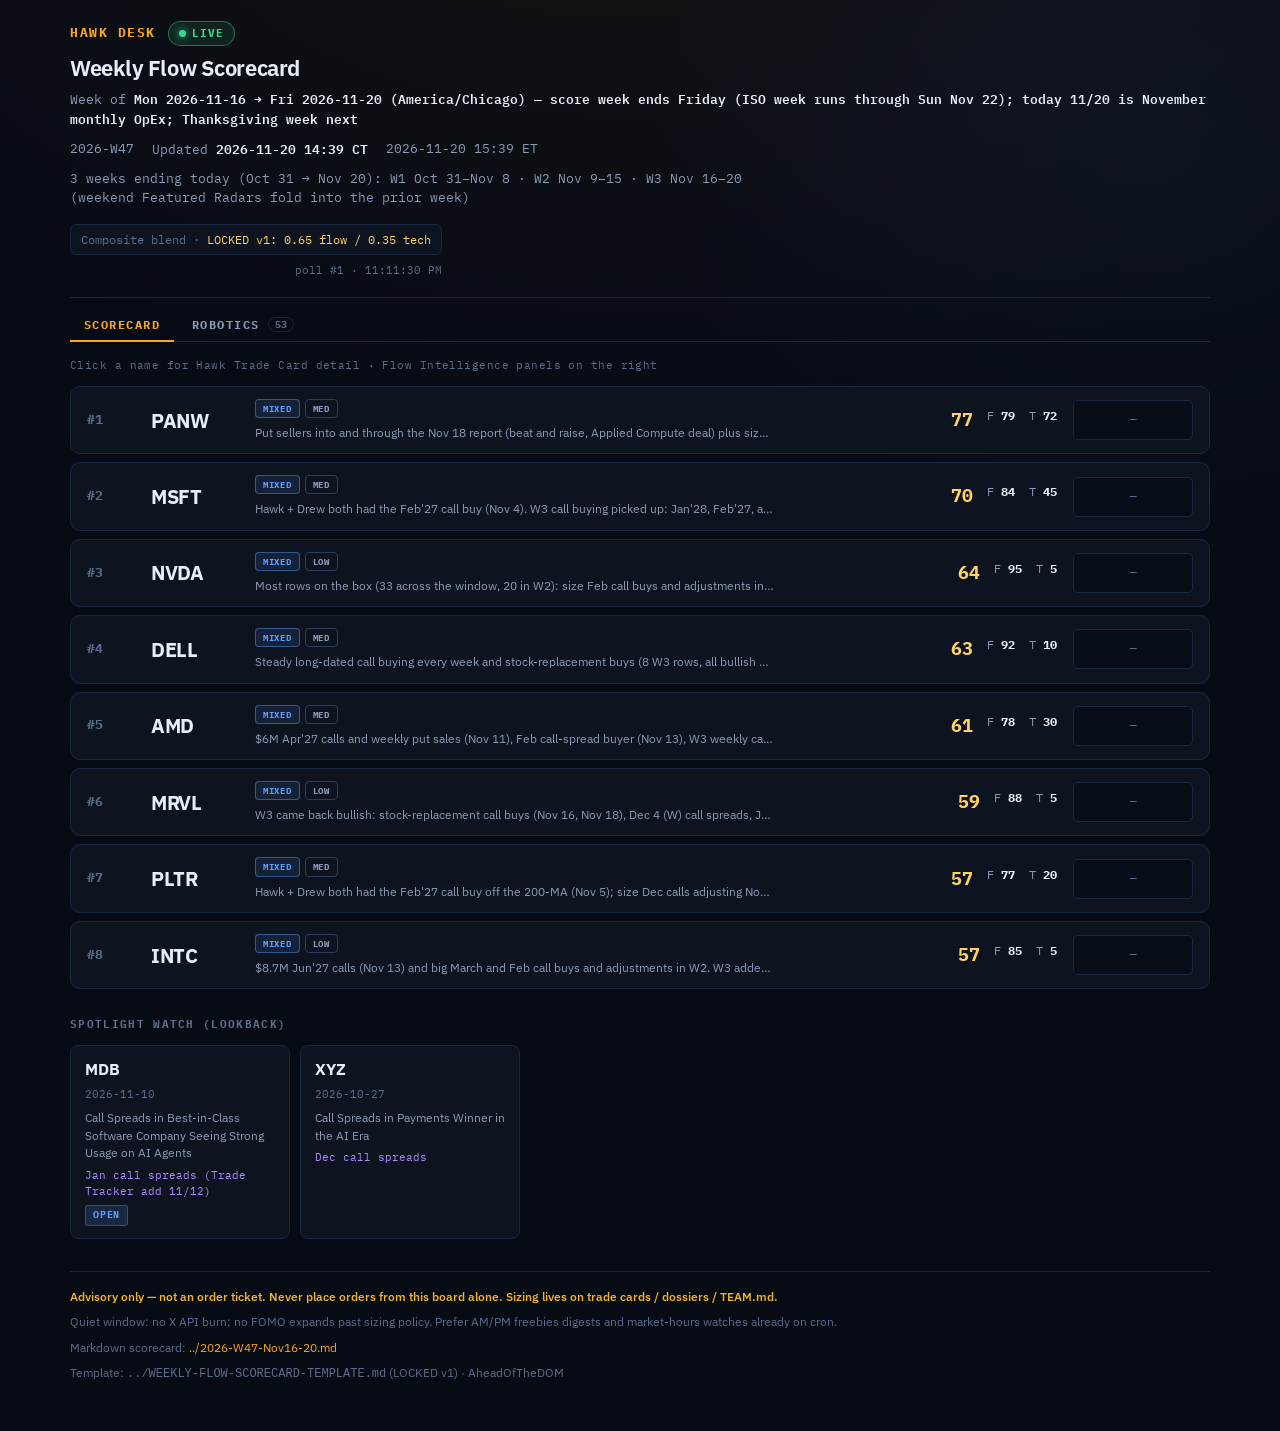
<file: index.html>
<!DOCTYPE html>
<html lang="en">
<head>
  <meta charset="utf-8" />
  <meta name="viewport" content="width=device-width, initial-scale=1" />
  <title>Flow Scorecard · AheadOfTheDOM</title>
  <link rel="preconnect" href="https://fonts.googleapis.com" />
  <link rel="preconnect" href="https://fonts.gstatic.com" crossorigin />
  <link href="https://fonts.googleapis.com/css2?family=IBM+Plex+Mono:wght@400;500;600;700&family=IBM+Plex+Sans:wght@400;500;600;700&display=swap" rel="stylesheet" />
  <link rel="stylesheet" href="styles.css?v=robotics1" />
</head>
<body>
  <div class="wrap">
    <header class="header">
      <div class="brand">
        <div class="brand-row">
          <span class="logo">Hawk Desk</span>
          <div id="brand-badges"></div>
        </div>
        <h1 class="title">Weekly Flow Scorecard</h1>
        <div class="meta">
          <span>Week of <strong id="week-of">—</strong></span>
          <span id="iso-week"></span>
          <span>Updated <strong id="last-updated">—</strong></span>
          <span id="last-updated-et"></span>
        </div>
        <div class="meta" style="margin-top:4px">
          <span id="lookback" style="max-width:720px"></span>
        </div>
      </div>
      <div class="header-right">
        <div class="blend-note" id="blend-note">Composite blend · <em>LOCKED v1: 0.65 flow / 0.35 tech</em></div>
        <div class="poll-status" id="poll-status">polling…</div>
      </div>
    </header>

    <nav class="tabs" role="tablist" aria-label="Dashboard views">
      <button type="button" class="tab active" role="tab" id="tab-btn-scorecard" data-tab="scorecard" aria-controls="tab-scorecard" aria-selected="true">Scorecard</button>
      <button type="button" class="tab" role="tab" id="tab-btn-robotics" data-tab="robotics" aria-controls="tab-robotics" aria-selected="false">Robotics <span class="tab-count" id="robotics-count"></span></button>
    </nav>

    <section id="tab-scorecard" class="tab-pane" role="tabpanel" aria-labelledby="tab-btn-scorecard">
      <p class="hint">Click a name for Hawk Trade Card detail · Flow Intelligence panels on the right</p>
      <main id="grid" class="board-list"></main>
      <div id="watch-section"></div>
    </section>

    <section id="tab-robotics" class="tab-pane" role="tabpanel" aria-labelledby="tab-btn-robotics" hidden>
      <div id="robotics-root"><div class="empty">Loading robotics.json…</div></div>
    </section>

    <footer class="footer">
      <p class="advisory" id="advisory">Advisory only — not an order ticket.</p>
      <p id="quiet"></p>
      <p>Markdown scorecard: <a id="md-link" href="#">—</a></p>
      <p>Template: <code>../WEEKLY-FLOW-SCORECARD-TEMPLATE.md</code> (LOCKED v1) · AheadOfTheDOM</p>
      <details class="gaps" id="gaps" style="display:none">
        <summary>Data gaps (this board)</summary>
        <ul></ul>
      </details>
    </footer>
  </div>

  <!-- Hawk detail overlay -->
  <div id="detail-overlay" class="detail-overlay" hidden>
    <div class="detail-shell" role="dialog" aria-modal="true" aria-labelledby="detail-ticker">
      <div class="detail-topbar">
        <div class="detail-topbar-left">
          <span class="detail-kicker">HAWK TRADE CARD</span>
          <span class="detail-sub">Flow Scorecard · AheadOfTheDOM</span>
        </div>
        <div class="detail-topbar-right">
          <span id="detail-spot-pill" class="spot-pill"></span>
          <button type="button" class="close-btn" id="detail-close" aria-label="Close">×</button>
        </div>
      </div>
      <div class="detail-body">
        <section class="trade-card" id="trade-card"></section>
        <aside class="flow-intel" id="flow-intel"></aside>
      </div>
    </div>
  </div>

  <script src="app.js?v=robotics1"></script>
</body>
</html>
</file>
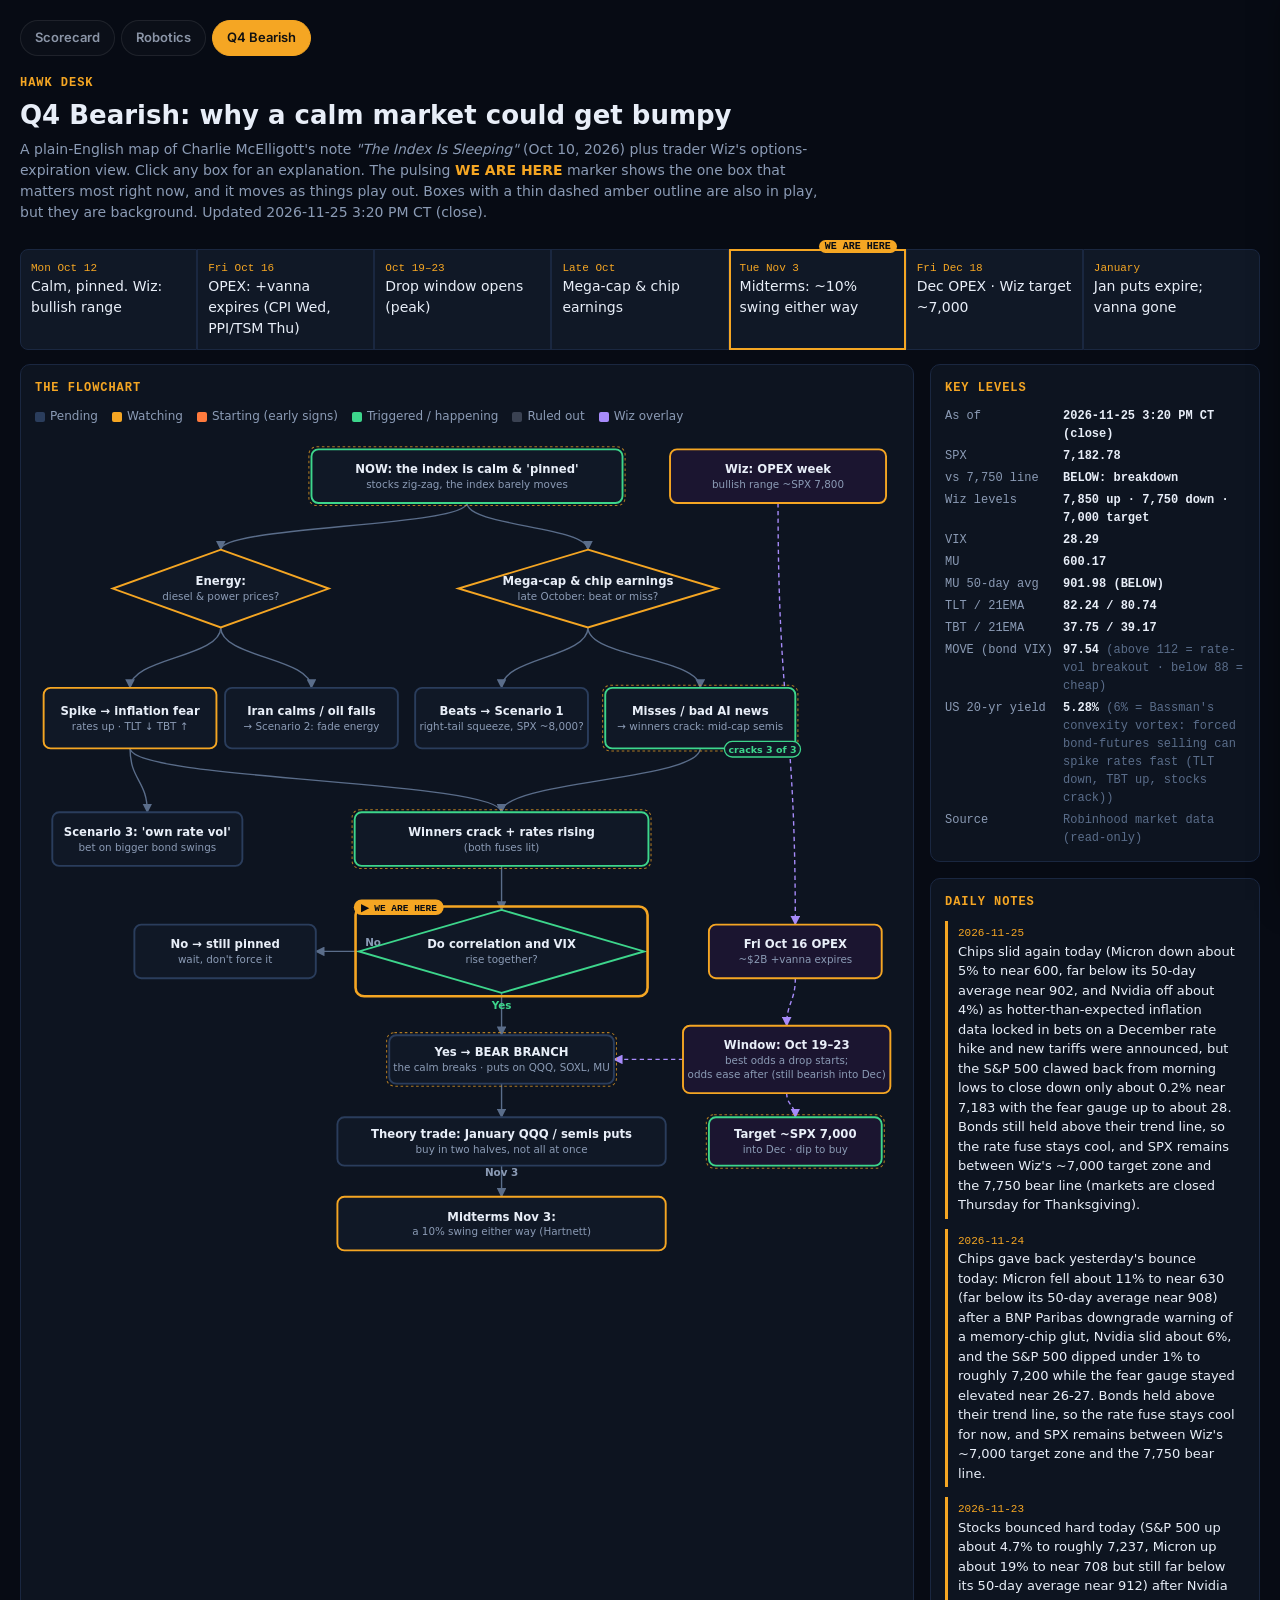
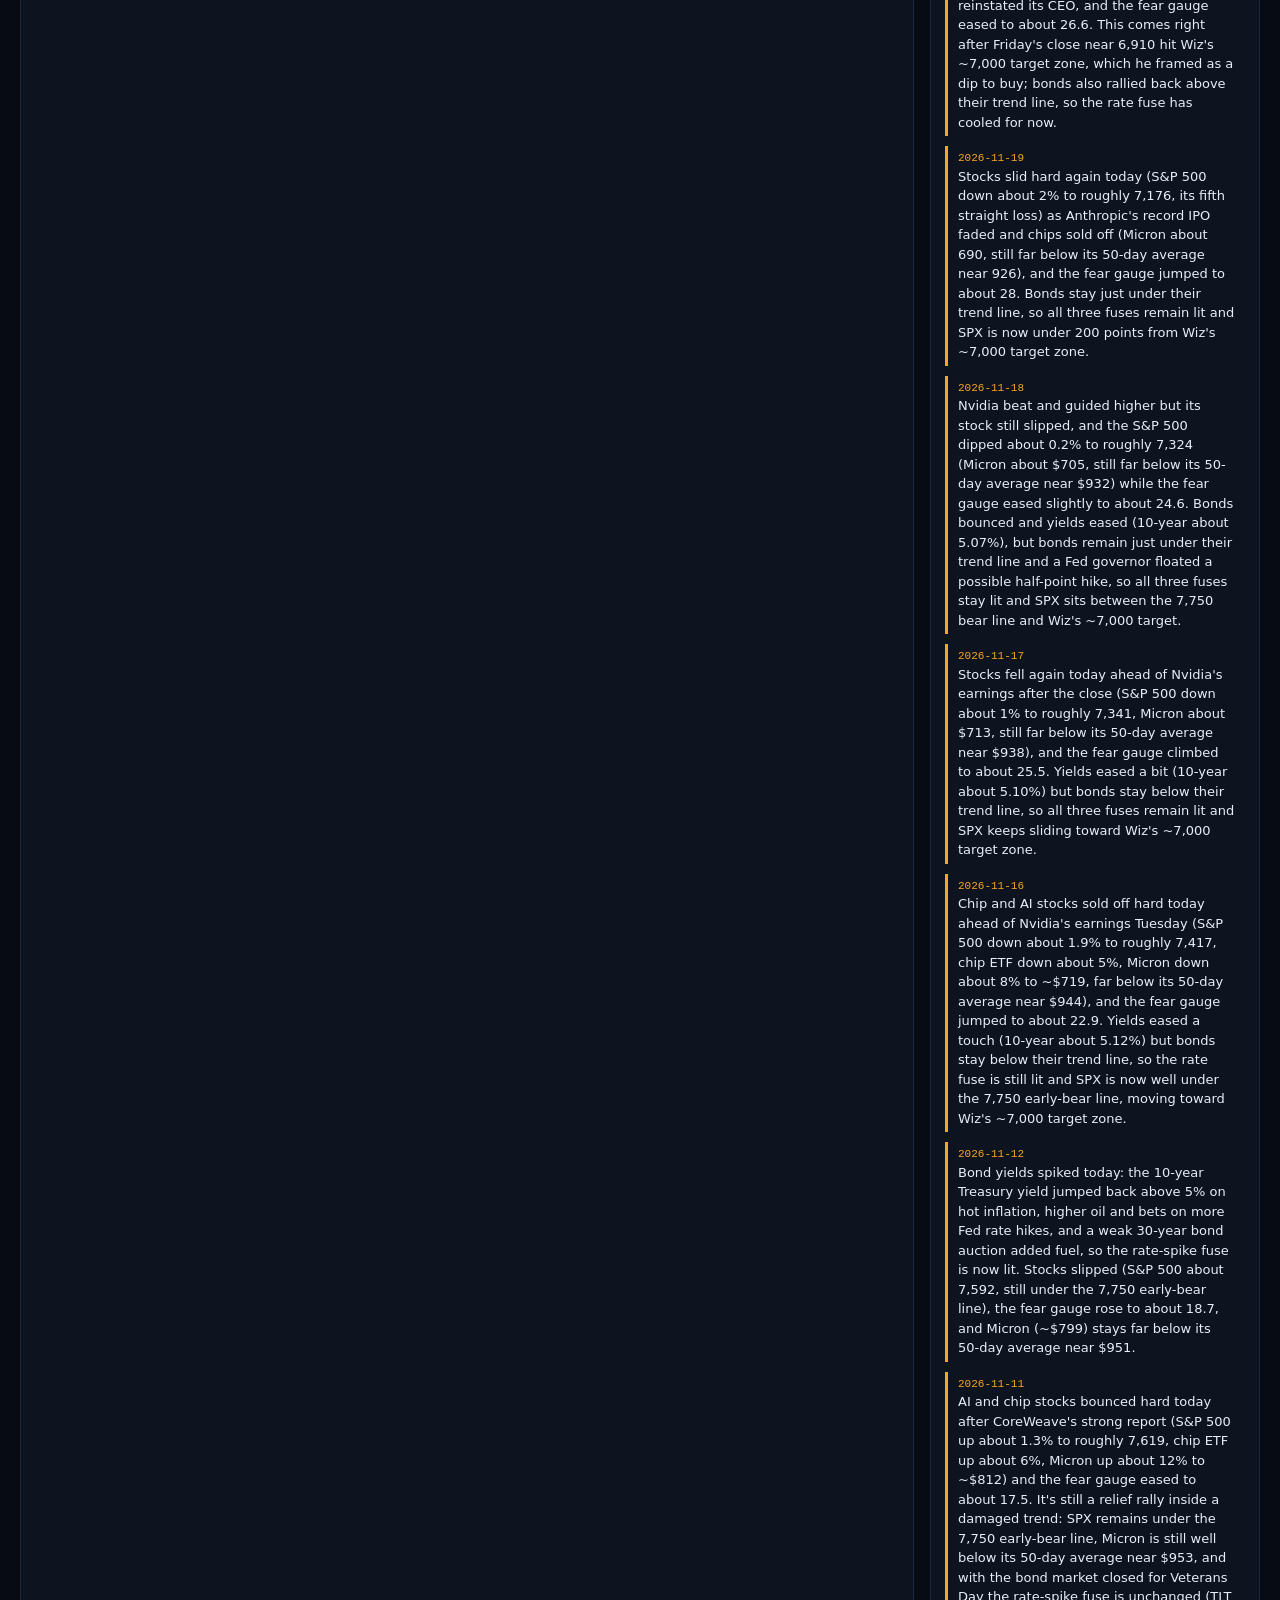
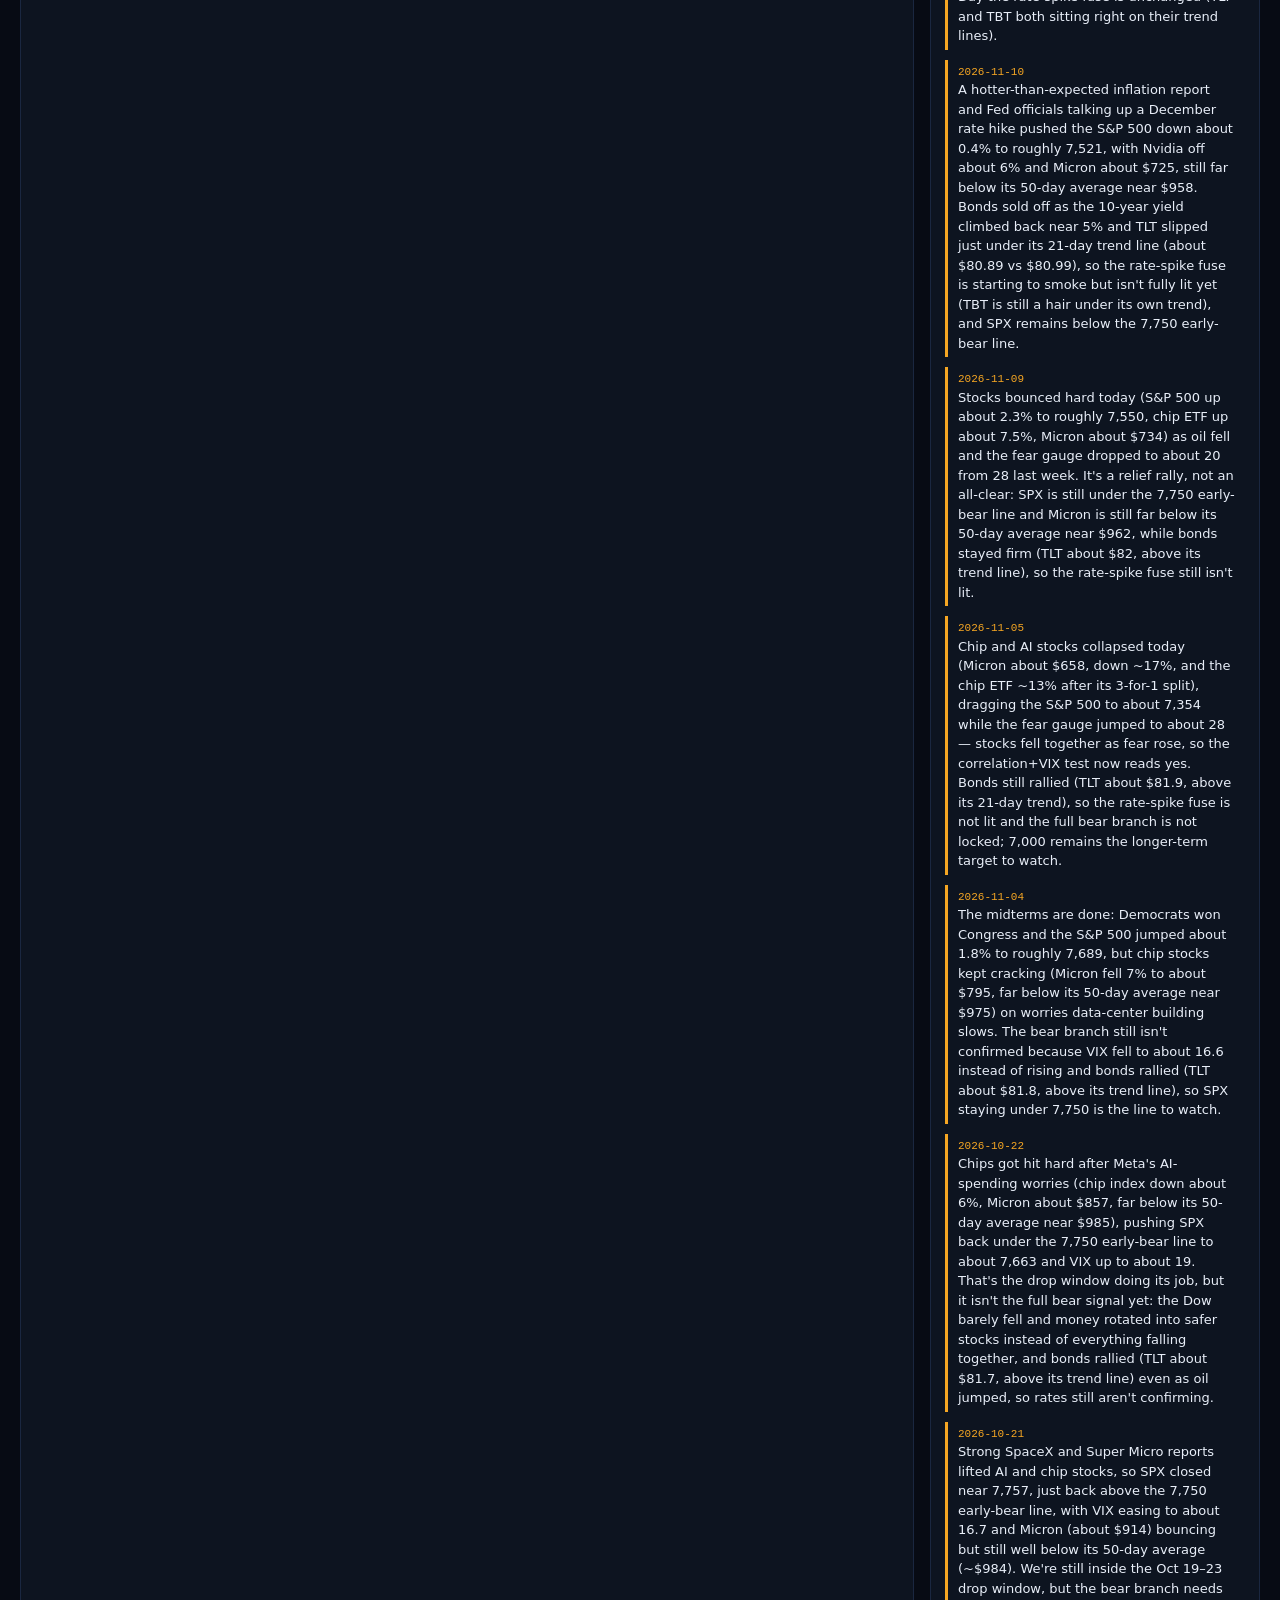
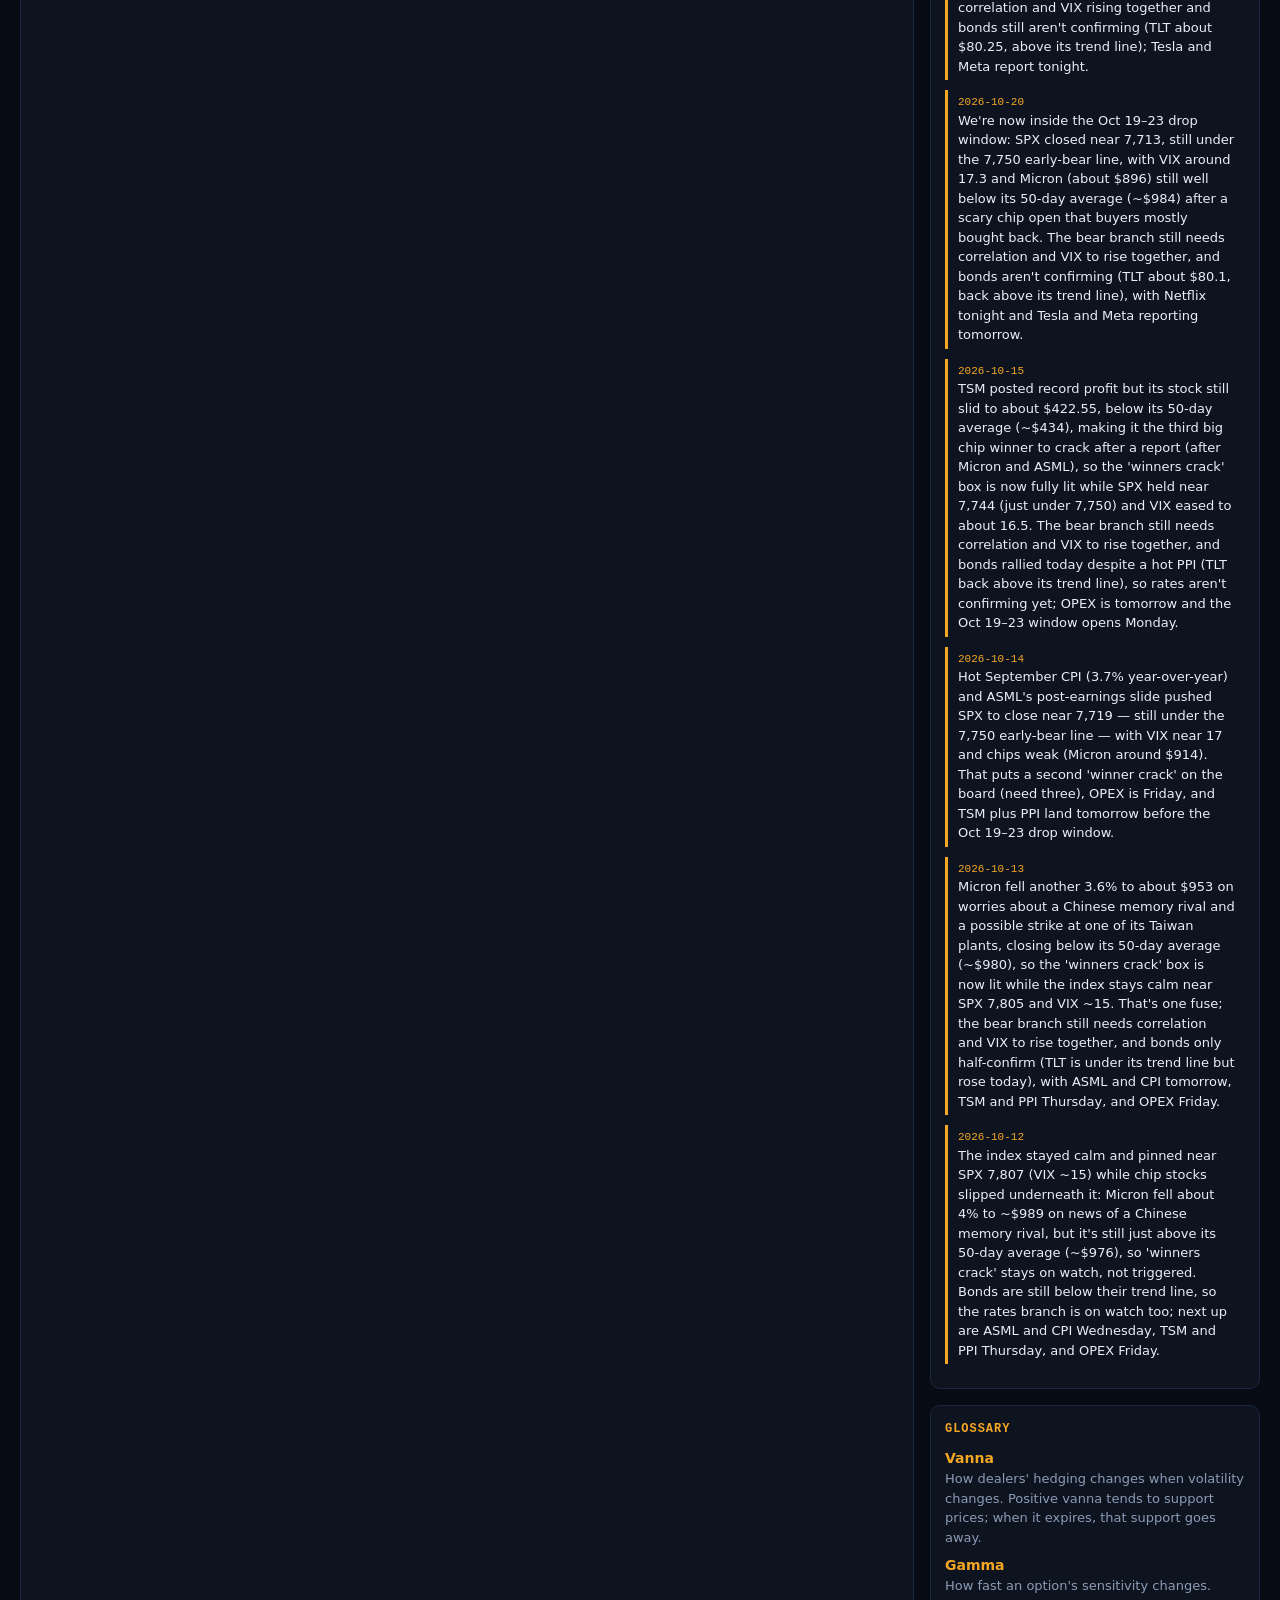
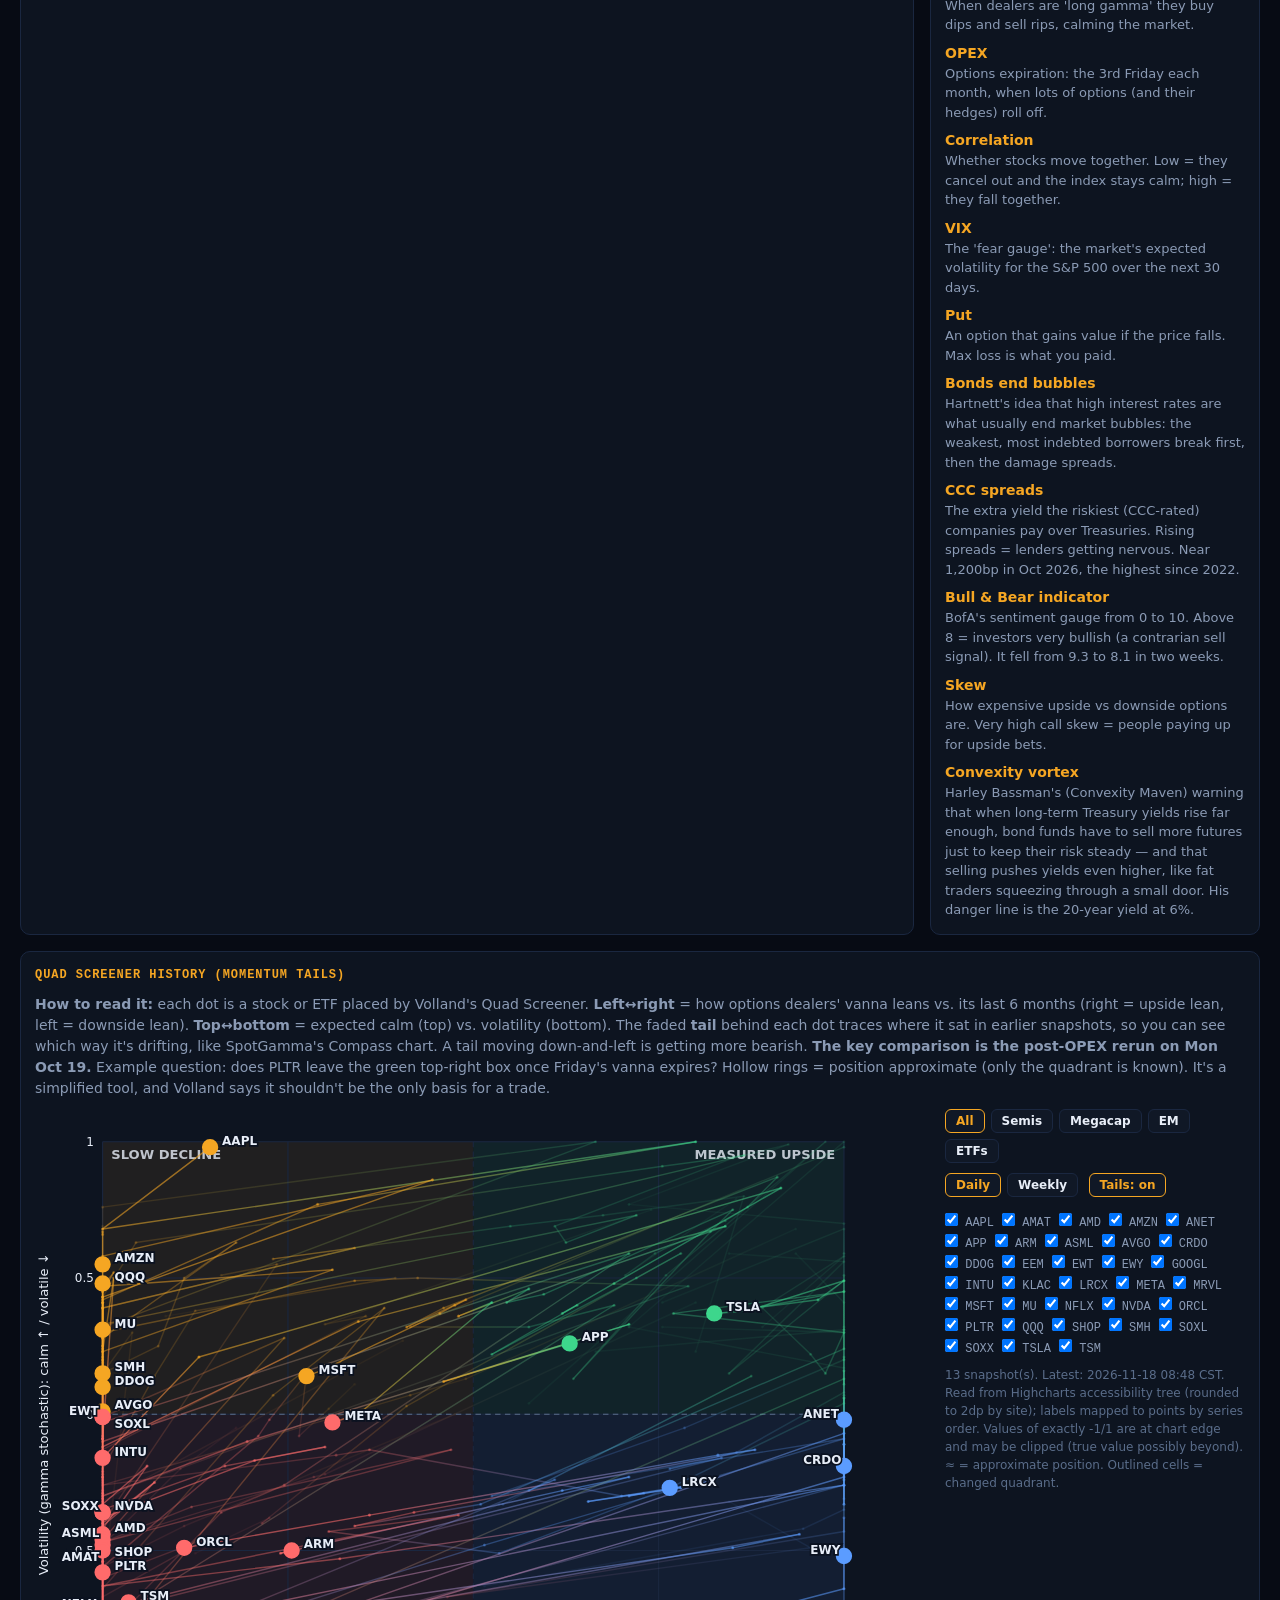
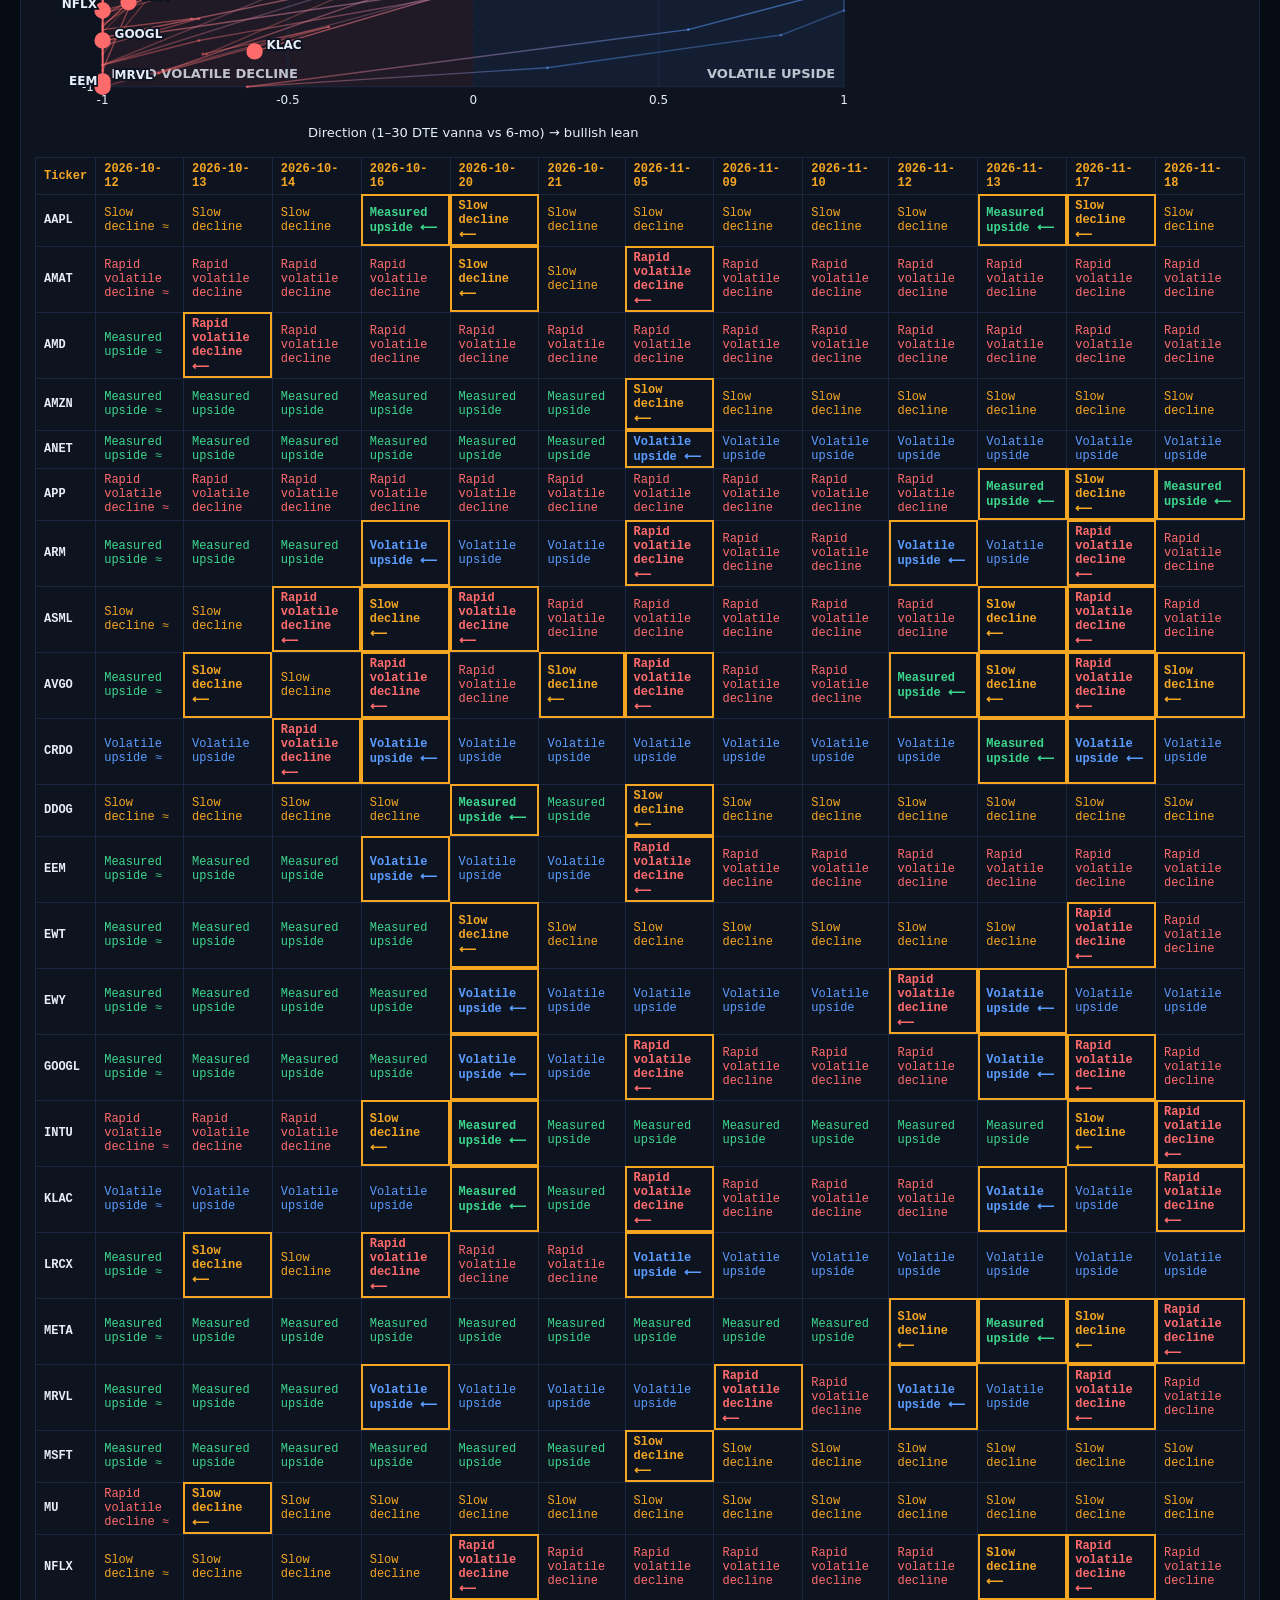
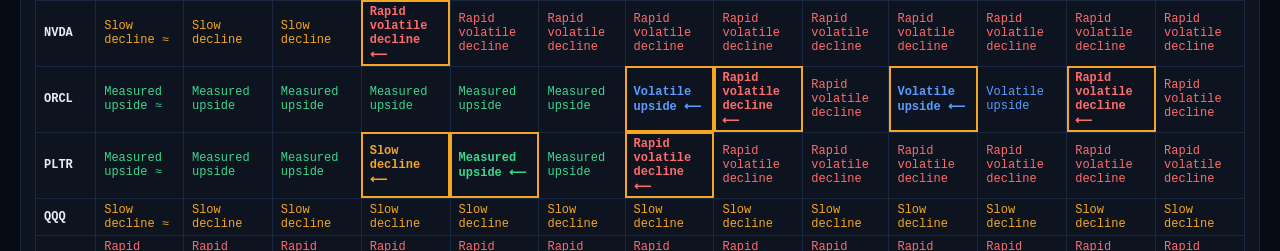
<file: q4.html>
<!DOCTYPE html>
<html lang="en"><head><meta charset="utf-8"><meta name="viewport" content="width=device-width,initial-scale=1">
<title>Q4 Bearish · Hawk Desk</title>
<link href="https://fonts.googleapis.com/css2?family=Inter:wght@400;500;600;700;800&display=swap" rel="stylesheet">
<style>
:root{--bg:#070b14;--card:#0d1420;--tile:#101826;--border:#1a2740;--hi:#2a3d5c;--text:#e8eef8;--muted:#8b9bb5;--dim:#5a6d8a;--accent:#f5a623;--green:#3dd68c;--blue:#5b9cff;--red:#ff6b6b;--purple:#a78bfa;--font:"IBM Plex Sans","Segoe UI",system-ui,sans-serif;--mono:"IBM Plex Mono",ui-monospace,monospace}
*{box-sizing:border-box;margin:0;padding:0}body{background:var(--bg);color:var(--text);font-family:var(--font);font-size:14px;line-height:1.5}
a{color:var(--blue)}.wrap{max-width:1280px;margin:0 auto;padding:20px}
.logo{font-family:var(--mono);color:var(--accent);font-weight:700;letter-spacing:.08em;text-transform:uppercase;font-size:12px}
h1{font-size:26px;margin:4px 0}.sub{color:var(--muted);max-width:820px}
.tabs{display:flex;gap:6px;margin:16px 0;border-bottom:1px solid var(--border)}.tabs a{padding:8px 14px;color:var(--muted);text-decoration:none;border:1px solid transparent;border-bottom:none;border-radius:6px 6px 0 0;font-weight:600}.tabs a.on{color:var(--accent);border-color:var(--border);background:var(--card)}
.grid{display:grid;grid-template-columns:1fr 330px;gap:16px}@media(max-width:1000px){.grid{grid-template-columns:1fr}}
.panel{background:var(--card);border:1px solid var(--border);border-radius:10px;padding:14px}
.panel h2{font-family:var(--mono);font-size:12px;text-transform:uppercase;letter-spacing:.08em;color:var(--accent);margin-bottom:10px}
.legend{display:flex;gap:14px;flex-wrap:wrap;font-size:12px;color:var(--muted);margin-bottom:8px}.legend i{display:inline-block;width:10px;height:10px;border-radius:2px;margin-right:5px;vertical-align:middle}
svg .node{cursor:pointer}svg .node:hover rect,svg .node:hover polygon{filter:brightness(1.35)}
svg text{font-family:var(--font);fill:var(--text);pointer-events:none}
.pulse{animation:pulse 1.6s ease-in-out infinite}@keyframes pulse{0%,100%{opacity:1}50%{opacity:.25}}
.here{font-family:var(--mono);font-weight:700;font-size:11px;fill:#070b14}
.lv{display:grid;grid-template-columns:auto 1fr;gap:4px 10px;font-family:var(--mono);font-size:12px}.lv b{color:var(--text)}.lv span{color:var(--muted)}
.ok{color:var(--green)}.bad{color:var(--red)}.note{border-left:3px solid var(--accent);padding:4px 10px;margin-bottom:10px;font-size:13px}.note .d{font-family:var(--mono);color:var(--accent);font-size:11px}
.tl{display:flex;gap:0;overflow-x:auto;margin:14px 0;padding-top:12px}.tl .s{flex:1;min-width:140px;background:var(--tile);border:1px solid var(--border);padding:10px;position:relative;cursor:pointer}.tl .s:first-child{border-radius:8px 0 0 8px}.tl .s:last-child{border-radius:0 8px 8px 0}
.tl .s .d{font-family:var(--mono);color:var(--accent);font-size:11px}.tl .s.cur{border-color:var(--accent);box-shadow:0 0 0 1px var(--accent) inset}
.tl .badge{position:absolute;top:-10px;right:8px;background:var(--accent);color:#070b14;font:700 10px var(--mono);padding:1px 6px;border-radius:8px}
.gl dt{font-weight:700;color:var(--accent);margin-top:8px}.gl dd{color:var(--muted);font-size:13px}
#side{position:fixed;top:0;right:0;height:100%;width:400px;max-width:92vw;background:var(--card);border-left:1px solid var(--hi);padding:22px;transform:translateX(105%);transition:transform .2s;z-index:10;overflow:auto;box-shadow:-10px 0 30px #000a}
#side.open{transform:none}#side h3{font-size:18px;margin:6px 0 10px}#side p{margin-bottom:10px;color:#cdd7e8}#side .w{background:var(--tile);border:1px solid var(--border);border-radius:8px;padding:10px;font-size:13px}#side .w b{color:var(--accent)}
#side .ev{margin-top:12px}#side .ev h4{font-family:var(--mono);font-size:12px;text-transform:uppercase;letter-spacing:.08em;color:var(--accent);margin-bottom:8px}#side .ev ol{list-style:none;border-left:2px solid var(--border);margin-left:4px;padding-left:12px}#side .ev li{position:relative;margin-bottom:12px;font-size:13px;color:#cdd7e8}#side .ev li:before{content:"";position:absolute;left:-18px;top:4px;width:10px;height:10px;border-radius:50%;background:var(--accent)}#side .ev .when{font-family:var(--mono);font-size:11px;color:var(--muted,#8a96a8)}#side .ev .src{font-size:11px;color:var(--muted,#8a96a8)}#side .ev .none{font-size:13px;color:var(--muted,#8a96a8)}
#side .x{float:right;background:none;border:1px solid var(--border);color:var(--text);border-radius:6px;width:30px;height:30px;font-size:18px;cursor:pointer}
.st{display:inline-block;font:600 10px var(--mono);text-transform:uppercase;padding:2px 7px;border-radius:8px;border:1px solid}
.foot{color:var(--dim);font-size:12px;margin-top:18px}
.qh{display:grid;grid-template-columns:1fr 300px;gap:16px}@media(max-width:1000px){.qh{grid-template-columns:1fr}}
.qc label{display:inline-block;margin:2px 8px 2px 0;font:12px var(--mono);color:var(--muted);cursor:pointer}.qc button{background:var(--tile);color:var(--text);border:1px solid var(--border);border-radius:6px;padding:4px 10px;margin:0 6px 6px 0;cursor:pointer;font:600 12px var(--font)}.qc button.on{border-color:var(--accent);color:var(--accent)}
#qtip{position:fixed;pointer-events:none;background:#0d1420f2;border:1px solid var(--hi);border-radius:8px;padding:8px 10px;font:12px var(--mono);display:none;z-index:20;max-width:300px}
table.qt{border-collapse:collapse;width:100%;font:12px var(--mono);margin-top:10px}.qt td,.qt th{border:1px solid var(--border);padding:4px 8px;text-align:left}.qt th{color:var(--accent)}.qt td.chg{outline:2px solid var(--accent);outline-offset:-2px;font-weight:700}
.q-green{color:#3dd68c}.q-blue{color:#5b9cff}.q-orange{color:#f5a623}.q-red{color:#ff6b6b}
/* Unified pill nav (matches robotics.html) */
nav.top{display:flex;gap:6px;margin-bottom:18px;flex-wrap:wrap;font-family:Inter,system-ui,sans-serif}
nav.top a{padding:7px 14px;border-radius:999px;border:1px solid rgba(255,255,255,.08);color:#8b95a7;text-decoration:none;font-weight:600;font-size:13px;background:rgba(255,255,255,.02)}
nav.top a:hover{text-decoration:none;color:#e6ebf2}
nav.top a.on{color:#111;background:#f5a623;border-color:#f5a623}
</style></head><body><div class="wrap">
<nav class="top" aria-label="Site"><a href="index.html">Scorecard</a><a href="robotics.html">Robotics</a><a class="on" href="q4.html">Q4 Bearish</a></nav>
<div class="logo">Hawk Desk</div>
<h1>Q4 Bearish: why a calm market could get bumpy</h1>
<p class="sub">A plain-English map of Charlie McElligott's note <em>"The Index Is Sleeping"</em> (Oct 10, 2026) plus trader Wiz's options-expiration view. Click any box for an explanation. The pulsing <b style="color:var(--accent)">WE ARE HERE</b> marker shows the one box that matters most right now, and it moves as things play out. Boxes with a thin dashed amber outline are also in play, but they are background. <span id="asof"></span></p>

<div class="tl" id="tl"></div>
<div class="grid"><div class="panel"><h2>The flowchart</h2>
<div class="legend"><span><i style="background:#2a3d5c"></i>Pending</span><span><i style="background:var(--accent)"></i>Watching</span><span><i style="background:#ff7a3d"></i>Starting (early signs)</span><span><i style="background:var(--green)"></i>Triggered / happening</span><span><i style="background:#3a4252"></i>Ruled out</span><span><i style="background:var(--purple)"></i>Wiz overlay</span></div>
<svg id="fc" viewBox="0 0 1000 960" width="100%" role="img" aria-label="Q4 bearish flowchart"></svg></div>
<div><div class="panel"><h2>Key levels</h2><div id="levels" class="lv">Loading…</div></div>
<div class="panel" style="margin-top:16px"><h2>Daily notes</h2><div id="notes"></div></div>
<div class="panel" style="margin-top:16px"><h2>Glossary</h2><dl class="gl" id="gloss"></dl></div></div></div>
<div class="panel" id="quadhist" style="margin-top:16px"><h2>Quad Screener history (momentum tails)</h2>
<p class="sub" style="max-width:none;margin-bottom:10px"><b>How to read it:</b> each dot is a stock or ETF placed by Volland's Quad Screener. <b>Left↔right</b> = how options dealers' vanna leans vs. its last 6 months (right = upside lean, left = downside lean). <b>Top↔bottom</b> = expected calm (top) vs. volatility (bottom). The faded <b>tail</b> behind each dot traces where it sat in earlier snapshots, so you can see which way it's drifting, like SpotGamma's Compass chart. A tail moving down-and-left is getting more bearish. <b>The key comparison is the post-OPEX rerun on Mon Oct 19.</b> Example question: does PLTR leave the green top-right box once Friday's vanna expires? Hollow rings = position approximate (only the quadrant is known). It's a simplified tool, and Volland says it shouldn't be the only basis for a trade.</p>
<div class="qh"><div><svg id="qsvg" viewBox="0 0 820 580" width="100%"></svg></div>
<div class="qc"><div><button data-g="all" class="on">All</button><button data-g="semis">Semis</button><button data-g="mega">Megacap</button><button data-g="em">EM</button><button data-g="etf">ETFs</button></div>
<div style="margin:4px 0 8px"><button data-m="daily" class="on">Daily</button><button data-m="weekly">Weekly</button> <button id="qtails" class="on">Tails: on</button></div><div id="qboxes"></div><p id="qmeta" style="color:var(--dim);font-size:12px;margin-top:8px"></p></div></div>
<div style="overflow-x:auto"><table class="qt" id="qtable"></table></div><div id="qtip"></div></div>

<p class="foot">Education only, not financial advice. "Theory trades" describe how a bearish view <em>could</em> be expressed; they are not recommendations. Prices from Robinhood market data; times are Central (CT).</p>
</div>
<aside id="side" aria-live="polite"><button class="x" onclick="closeSide()" aria-label="Close">×</button><div id="sideBody"></div></aside>
<script>
const COL={pending:"#2a3d5c",watching:"#f5a623",starting:"#ff7a3d",triggered:"#3dd68c",ruled_out:"#3a4252"};
// x,y = center; w,h; shape: r=rect d=diamond; wiz=purple overlay
const N=[
{id:"now",x:500,y:50,w:360,h:62,t:["NOW: the index is calm & 'pinned'","stocks zig-zag, the index barely moves"],
 info:["The S&P 500 is barely moving even though individual stocks are swinging a lot. That's because stocks are moving in different directions (low correlation), so they cancel out inside the index.","On top of that, options dealers' hedging acts like shock absorbers: they buy dips and sell rips, which dampens moves. About 10 stocks did ~70% of the rally."],watch:"Whether the big winners (Nvidia, Micron, chip stocks) start falling together."},
{id:"wiz_week",x:860,y:50,w:250,h:62,wiz:1,t:["Wiz: OPEX week","bullish range ~SPX 7,800"],
 info:["Trader Wiz expects this week to stay calm-to-bullish around SPX 7,800, held up by ~$2B of 'positive vanna' (dealer hedging that supports prices) that expires Friday Oct 16.","He warns: if you plan to be bearish after Friday, hedge against an upside pop this week."],watch:"Above 7,850 = trend higher. Losing 7,750 = first breakdown signal. Hot CPI (Wed) or PPI (Thu) could start the drop early."},
{id:"energy",x:215,y:180,w:250,h:90,d:1,t:["Energy:","diesel & power prices?"],
 info:["Diesel and electricity prices have been spiking. Energy costs feed into inflation, and inflation worries push interest rates up.","Rising rates are the 'fuse' McElligott worries about, because they hit expensive tech stocks."],crack:"<b>Crack spreads (2026-11-26 close):</b> The 3-2-1 crack is the refiner margin for turning 3 barrels of crude into 2 of gasoline and 1 of diesel. It is <b>$35.16/bbl</b> (-5.84 over 1 week, -18.33 over 1 month). The diesel crack (diesel minus crude) is <b>$70.39/bbl</b> (-10.34 over 1 week, -29.07 over 1 month). Crude is $84.80.<br><b>Reading 1: wide or rising cracks, especially diesel.</b> Pump and freight costs go up and feed into CPI. That inflation risk keeps the Fed and bond yields high, which is bearish for stocks. Wide cracks can also come from refinery outages or tight supply rather than strong demand. <br><b>Reading 2: cracks collapsing while crude holds.</b> Businesses are buying less fuel, so demand is slowing. That is a recession warning. <br>Today's levels are <b>wide, which points to inflation pressure</b> rather than a demand slowdown.",watch:"Diesel prices, oil, Iran headlines, and Thursday's PPI (producer prices)."},
{id:"earnings",x:640,y:180,w:300,h:90,d:1,t:["Mega-cap & chip earnings","late October: beat or miss?"],
 info:["The biggest tech and semiconductor companies report in late October (ASML Wed Oct 14 and TSM Thu Oct 15 kick it off). Since a few winners carry the whole market, their results matter a lot.","Big beats could cause a squeeze higher; misses or bad AI news could make the winners crack."],watch:"ASML (Wed), TSM (Thu), then Nvidia/Microsoft/etc. later in the month."},
{id:"energy_up",x:110,y:330,w:200,h:70,t:["Spike → inflation fear","rates up · TLT ↓ TBT ↑"],
 info:["If energy keeps spiking, markets fear inflation, and bond yields (interest rates) rise. TLT is a long-term bond fund (falls when rates rise); TBT is a fund that goes UP when rates rise.","This is the route that feeds the bearish branch."],watch:"TLT vs its 21-day average (below = rates rising). TBT above its 21-day."},
{id:"energy_down",x:320,y:330,w:200,h:70,t:["Iran calms / oil falls","→ Scenario 2: fade energy"],
 info:["If tensions with Iran ease and oil drops, the energy 'risk premium' fades. McElligott's Scenario 2: bet against energy, and gold and small-cap stocks could recover.","This path is less bearish for the overall market."],watch:"Oil price, Iran news, small caps (IWM)."},
{id:"beats",x:540,y:330,w:200,h:70,t:["Beats → Scenario 1","right-tail squeeze, SPX ~8,000?"],
 info:["Strong results could cause a 'melt-up' squeeze, possibly toward SPX 8,000. Call skew (how pricey upside bets are) is at the 99.6th percentile, so people are already paying up for upside.","A bear should protect against this with a cheap call spread (a small, limited-cost upside bet)."],watch:"Gap-ups after earnings and the index breaking above 7,850."},
{id:"misses",tickers:["MXL","CRDO","CBRS","ALAB","AEHR","XSD","MU","SNDK","SMH","SOXL","NVDA"],why:"These are the 2026 leaders: memory (Micron, SanDisk, the DRAM memory ETF), the chip ETFs (SMH, SOXX, and SOXL, which is 3x leveraged) and the AI giants. Hedge funds are crowded long tech and semis, so when they crack, everyone sells together. That is how correlation comes back.",quad:"Volland Quad Screener check: compare each chip stock with its ETF (e.g. MU vs SMH). Names in the red quadrant (rapid, volatile decline) are the first to crack. On Oct 12, MU, SOXL and AMAT were red and SMH, NVDA and ASML orange (slow decline). Rerun after OPEX on Oct 19, since the screener only sees about 30 days of options.",ideas:["Both McElligott and Hartnett expect the megacap AI giants to hold up better than the rest, so the focus is the high-flying mid-cap semis: MXL (up ~414% this year, earnings Oct 22), CRDO, CBRS (new 52-week low on Oct 12), ALAB and AEHR.","XSD is the equal-weight semis ETF that holds these names, but its options are thin (few contracts, wide bid/ask), so single names trade better.","Education-only idea: January put spreads (buy one put, sell a lower one) on those names to cut the cost of high implied volatility."],x:770,y:330,w:220,h:70,t:["Misses / bad AI news","→ winners crack: mid-cap semis"],
 info:["If the leaders disappoint, the stocks that carried the rally (Nvidia, Micron, chip stocks) could drop together. Because they're so big, the index would finally feel it.","Micron dipping back below $1,000 is the kind of early sign to watch."],watch:"Micron vs its 50-day average, the SOXX chip ETF, Nvidia."},
{id:"s3",x:130,y:470,w:220,h:62,t:["Scenario 3: 'own rate vol'","bet on bigger bond swings"],
 info:["McElligott's third idea: rather than guessing which way rates go, own volatility in rates, i.e. bet that bond markets get jumpier.","Energy-driven inflation scares are exactly what would make rates swing.","Fed late-October decision (Hartnett): a rate hike could calm the long end of the bond market (TLT up), while no hike could let the 10-year yield push toward 6% (TLT down). Either way it's a big move, which suits a straddle. Hartnett himself is buying the long bond early."],watch:"Big daily moves in TLT/TBT and the 10-year yield, plus the MOVE index (below) and the late-October Fed decision.",
 tickers:["TLT","TBT","MOVE index"],why:"TLT is an ETF holding 20+ year US Treasury bonds, so it falls when long-term yields rise and rises when they fall. TBT is a 2x inverse version of it (it rises when bonds fall). The MOVE index is the 'VIX for bonds': it measures how big the bond market expects its swings to be. Rising MOVE means bond traders expect bigger moves.",
 ideas:["Long-dated TLT straddle: buy an at-the-money call AND an at-the-money put with the same strike and expiry. Example: Jan 2028 $78 straddle, about $9.75/share (about $975 per contract) as of Oct 12, with breakevens around $68 and $88 at expiry.","Why it fits: it's a retail stand-in for McElligott's long-dated swaption straddle. It pays if bond volatility (implied vol) rises and/or TLT makes a big move in either direction, so you don't have to guess which way rates go.","Why not just TBT or TMF? Leveraged ETFs reset daily and decay over time when the market chops around, and they only win in one direction. A straddle covers both."],
 tracker:"<b>MOVE ~98 on Oct 12</b>, backed off the top of its 110–112 range. <b>A close above 112</b> = rate-vol breakout: bond swings are getting bigger, which helps the straddle (the 'add' signal). <b>Below 88</b> = bond vol is cheap, so a straddle costs less to enter. For scale: a MOVE around 140 would mean long-dated TLT implied vol of roughly 18–20%. <b>20-yr yield ≥ 6%</b> = vortex breach (Convexity Maven, Oct 13)."},
{id:"rates",tickers:["MU","SNDK","DRAM","SMH","SOXX","SOXL","NVDA","AVGO","TSM","ASML","TLT","TBT"],why:"Semis list: these chip names led the rally and are crowded hedge-fund longs, so they crack together. Rates: TLT/TBT show whether bond yields are rising. The both-fuses test: chips breaking (MU losing its 50-day, SMH below recent lows) while bonds sell off (TLT under its 21-day EMA, TBT above it).",x:540,y:470,w:340,h:62,t:["Winners crack + rates rising","(both fuses lit)"],
 info:["The dangerous combo: the leading stocks are falling AND interest rates are climbing. That's when the 'pinned' calm can break.","Wiz expects the eventual drop to be blamed on inflation and rates.","Hartnett's 'bonds end bubbles': when rates get high enough, the weakest borrowers break first, then it spreads to everything else. The cracks are already showing at the edges."],watch:"MU under its 50-day, TLT under its 21-day, SPX losing 7,750. Credit cracks (Hartnett, Oct 11): CCC junk-bond spreads near 1,200bp (highest since 2022), the 10-year yield at 5.36%, a $166B weekly rush into cash, and BofA's Bull &amp; Bear indicator falling from 9.3 to 8.1."},
{id:"corr_vix",x:540,y:600,w:330,h:96,d:1,t:["Do correlation and VIX","rise together?"],
 info:["The key test. If stocks start moving in the SAME direction (correlation up) while the fear gauge VIX rises, the dampening effect is gone and the index can fall faster.","If not, the market stays pinned and you wait."],watch:"VIX rising while the S&P falls and most stocks drop together."},
{id:"no_pinned",x:220,y:600,w:210,h:62,t:["No → still pinned","wait, don't force it"],
 info:["If correlation and VIX don't rise together, the index stays sleepy. Bearish bets lose value to time decay while you wait.","Patience is the trade here."],watch:"Re-check after OPEX and after big earnings."},
{id:"bear",tickers:["QQQ","SOXL","SMH","MU","AMAT"],why:"Once stocks fall together, the most crowded and most leveraged names fall hardest. That is why the ideas lean on chips and the Nasdaq.",ideas:["QQQ Jan puts (e.g. $700 put), or a $720/$680 put spread to cut cost","SOXL Jan puts: 3x leveraged, so it falls fast and decays. Better than buying SOXS calls","Single names from the red Quad Screener quadrant: MU or AMAT Jan puts","Scale in: buy half when SPX loses 7,750 or semis break, the other half when VIX and correlation confirm"],quad:"Before picking single names, check the Quad Screener: red (rapid decline) is the best put candidate, orange is OK, and green or blue means skip for now (e.g. CRDO, ARM, PLTR and META were green or blue on Oct 12).",x:540,y:725,w:260,h:56,t:["Yes → BEAR BRANCH","the calm breaks · puts on QQQ, SOXL, MU"],
 info:["Stocks fall together, VIX jumps and hedging flows now push the market down instead of holding it up.","Wiz frames it as a dip to buy, not a crash: target around SPX 7,000 into December."],watch:"SPX vs 7,750, then 7,000."},
{id:"puts",tickers:["QQQ","SOXL","MU","AMAT"],ideas:["January expiry so the trade survives through Dec 18 OPEX, the peak of Wiz's bearish window","Outright puts at crowded extremes; spreads if implied vol is pricey","Small hedge: a cheap upside call spread during OPEX week in case of a squeeze"],x:540,y:820,w:380,h:56,t:["Theory trade: January QQQ / semis puts","buy in two halves, not all at once"],
 info:["One way a bear could express this: put options (bets that pay if prices fall) on QQQ (Nasdaq-100) or chip stocks, expiring in January to give the idea time.","Buying in halves (e.g. first half when the window opens, second on confirmation) avoids going all-in too early. Education only."],watch:"Entry after Oct 16 OPEX; strongest window Oct 19–23."},
{id:"opex",x:880,y:600,w:200,h:62,wiz:1,t:["Fri Oct 16 OPEX","~$2B +vanna expires"],
 info:["OPEX = monthly options expiration. About $2B of 'positive vanna' (supportive dealer hedging) disappears Friday; only ~$200M is left the week after.","Over the next 3 months Wiz sees ~$6B of negative vanna, meaning hedging flows that push the opposite way."],watch:"How the market trades Friday afternoon and Monday Oct 19."},
{id:"window",x:870,y:725,w:240,h:78,wiz:1,t:["Window: Oct 19–23","best odds a drop starts;","odds ease after (still bearish into Dec)"],
 info:["Wiz says the 'window' for a drop opens the week after OPEX and is strongest Oct 19–23. After that the odds of the drop starting ease, but that is not bullish: he still expects a dip into December.","It could start early if Wednesday's CPI or Thursday's PPI inflation numbers come in hot."],watch:"SPX losing 7,750 that week."},
{id:"midterms",x:540,y:915,w:380,h:62,t:["Midterms Nov 3:","a 10% swing either way (Hartnett)"],
 info:["BofA's Michael Hartnett (via Stephen Innes, Oct 11, 'Bonds end bubbles') sees the Nov 3 US midterm elections as a catalyst that could move stocks about 10% in either direction.","Democratic sweep = Hartnett's risk-off case: stocks down more than 10%, with bond yields and the dollar falling. Split Congress = gridlock, which is usually good for stocks. Republican sweep = the most bullish outcome (AI spending gets extended).","January expiries already cover this date, which is one reason the ideas on this page use January rather than November options."],watch:"Election polls and odds of a sweep in the weeks before Nov 3."},
{id:"target",x:880,y:820,w:200,h:56,wiz:1,t:["Target ~SPX 7,000","into Dec · dip to buy"],
 info:["Wiz's downside target is around SPX 7,000 into December (Dec 18 OPEX), where a lot of January covered calls sit.","He sees it as a buyable dip, not a crash."],watch:"Dec 18 OPEX and the path toward 7,000."}
];
const E=[["now","energy"],["now","earnings"],["energy","energy_up"],["energy","energy_down"],["earnings","beats"],["earnings","misses"],["energy_up","s3"],["energy_up","rates"],["misses","rates"],["rates","corr_vix"],["corr_vix","no_pinned","No"],["corr_vix","bear","Yes"],["bear","puts"],["puts","midterms","Nov 3"],["wiz_week","opex","",1],["opex","window","",1],["window","target","",1],["window","bear","",1]];
const TL=[{id:"t_now",d:"Mon Oct 12",t:"Calm, pinned. Wiz: bullish range",node:"now"},{id:"t_opex",d:"Fri Oct 16",t:"OPEX: +vanna expires (CPI Wed, PPI/TSM Thu)",node:"opex"},{id:"t_window",d:"Oct 19–23",t:"Drop window opens (peak)",node:"window"},{id:"t_earn",d:"Late Oct",t:"Mega-cap & chip earnings",node:"earnings"},{id:"t_mid",d:"Tue Nov 3",t:"Midterms: ~10% swing either way",node:"midterms"},{id:"t_dec",d:"Fri Dec 18",t:"Dec OPEX · Wiz target ~7,000",node:"target"},{id:"t_jan",d:"January",t:"Jan puts expire; vanna gone",node:"puts"}];
const GL=[["Vanna","How dealers' hedging changes when volatility changes. Positive vanna tends to support prices; when it expires, that support goes away."],["Gamma","How fast an option's sensitivity changes. When dealers are 'long gamma' they buy dips and sell rips, calming the market."],["OPEX","Options expiration: the 3rd Friday each month, when lots of options (and their hedges) roll off."],["Correlation","Whether stocks move together. Low = they cancel out and the index stays calm; high = they fall together."],["VIX","The 'fear gauge': the market's expected volatility for the S&P 500 over the next 30 days."],["Put","An option that gains value if the price falls. Max loss is what you paid."],["Bonds end bubbles","Hartnett's idea that high interest rates are what usually end market bubbles: the weakest, most indebted borrowers break first, then the damage spreads."],["CCC spreads","The extra yield the riskiest (CCC-rated) companies pay over Treasuries. Rising spreads = lenders getting nervous. Near 1,200bp in Oct 2026, the highest since 2022."],["Bull & Bear indicator","BofA's sentiment gauge from 0 to 10. Above 8 = investors very bullish (a contrarian sell signal). It fell from 9.3 to 8.1 in two weeks."],["Skew","How expensive upside vs downside options are. Very high call skew = people paying up for upside bets."],["Convexity vortex","Harley Bassman's (Convexity Maven) warning that when long-term Treasury yields rise far enough, bond funds have to sell more futures just to keep their risk steady — and that selling pushes yields even higher, like fat traders squeezing through a small door. His danger line is the 20-year yield at 6%."]];
const byId=Object.fromEntries(N.map(n=>[n.id,n]));let D={status:{},current_node_ids:[]};
const ns="http://www.w3.org/2000/svg";function el(t,a){const e=document.createElementNS(ns,t);for(const k in a)e.setAttribute(k,a[k]);return e}
function draw(){const s=document.getElementById("fc");s.innerHTML="";
 s.appendChild(el("defs",{})).innerHTML='<marker id="ar" viewBox="0 0 10 10" refX="9" refY="5" markerWidth="7" markerHeight="7" orient="auto"><path d="M0,0L10,5L0,10z" fill="#5a6d8a"/></marker><marker id="arp" viewBox="0 0 10 10" refX="9" refY="5" markerWidth="7" markerHeight="7" orient="auto"><path d="M0,0L10,5L0,10z" fill="#a78bfa"/></marker>';
 E.forEach(([a,b,l,w])=>{const A=byId[a],B=byId[b];let x1=A.x,y1=A.y+A.h/2,x2=B.x,y2=B.y-B.h/2;
  if(Math.abs(A.y-B.y)<5){y1=A.y;y2=B.y;x1=A.x+(B.x<A.x?-1:1)*A.w/2*(A.d?.5:1);x2=B.x+(B.x<A.x?1:-1)*B.w/2}
  const my=(y1+y2)/2;s.appendChild(el("path",{d:`M${x1},${y1} C${x1},${my} ${x2},${my} ${x2},${y2}`,fill:"none",stroke:w?"#a78bfa":"#5a6d8a","stroke-width":1.6,"stroke-dasharray":w?"5 4":"","marker-end":`url(#${w?"arp":"ar"})`}));
  if(l){const t=el("text",{x:(x1+x2)/2,y:(y1+y2)/2-6,"text-anchor":"middle","font-size":12,"font-weight":700});t.style.fill=l=="Yes"?"#3dd68c":"#8b9bb5";t.textContent=l;s.appendChild(t)}});
 N.forEach(n=>{const st=D.status[n.id]||"pending",c=COL[st],g=el("g",{class:"node",tabindex:0,"data-id":n.id});
  const fill=n.wiz?"#1b1530":"#101826",stroke=n.wiz&&st=="pending"?"#a78bfa":c;
  if(n.d){g.appendChild(el("polygon",{points:`${n.x},${n.y-n.h/2} ${n.x+n.w/2},${n.y} ${n.x},${n.y+n.h/2} ${n.x-n.w/2},${n.y}`,fill,stroke,"stroke-width":2.2}))}
  else g.appendChild(el("rect",{x:n.x-n.w/2,y:n.y-n.h/2,width:n.w,height:n.h,rx:8,fill,stroke,"stroke-width":2.2,"stroke-dasharray":st=="ruled_out"?"4 4":""}));
  n.t.forEach((line,i)=>{const t=el("text",{x:n.x,y:n.y+(i-(n.t.length-1)/2)*17+5,"text-anchor":"middle","font-size":i?12:13.5,"font-weight":i?400:700});if(i)t.style.fill="#8b9bb5";if(st=="ruled_out")t.style.opacity=.5;t.textContent=line;g.appendChild(t)});
  const PR=D.primary_node_id||D.current_node_ids[0];if(D.current_node_ids.includes(n.id)&&n.id!=PR){g.appendChild(el("rect",{x:n.x-n.w/2-3,y:n.y-n.h/2-3,width:n.w+6,height:n.h+6,rx:9,fill:"none",stroke:"#f5a623","stroke-width":1.2,"stroke-dasharray":"3 3",opacity:.7}))}
  if(n.id==PR){const bx=n.x-n.w/2-6,by=n.y-n.h/2-12,p=el("g",{class:"pulse"});p.appendChild(el("rect",{x:n.x-n.w/2-4,y:n.y-n.h/2-4,width:n.w+8,height:n.h+8,rx:10,fill:"none",stroke:"#f5a623","stroke-width":3}));g.appendChild(p);
   const b=el("g",{});b.appendChild(el("rect",{x:bx,y:by,width:104,height:18,rx:9,fill:"#f5a623"}));const t=el("text",{x:bx+52,y:by+13,"text-anchor":"middle",class:"here"});t.textContent="▶ WE ARE HERE";b.appendChild(t);g.appendChild(b)}
  const ck=(D.cracks||{})[n.id];if(ck){const w=88,bx=n.x+n.w/2-w+6,by=n.y+n.h/2-8,b=el("g",{});b.appendChild(el("rect",{x:bx,y:by,width:w,height:18,rx:9,fill:"#101826",stroke:c,"stroke-width":1.5}));const t=el("text",{x:bx+w/2,y:by+13,"text-anchor":"middle","font-size":11,"font-weight":700});t.style.fill=c;t.textContent=`cracks ${ck.count} of ${ck.needed}`;b.appendChild(t);g.appendChild(b)}
  g.addEventListener("click",()=>openSide(n.id));g.addEventListener("keydown",e=>{if(e.key=="Enter")openSide(n.id)});s.appendChild(g)})}
function evLog(id){const E=((D.events||{})[id]||[]).slice().sort((a,b)=>(b.date+tm(b.time_ct)).localeCompare(a.date+tm(a.time_ct)));const p=s=>`<span class="st" style="color:${COL[s]||"#aaa"};border-color:${COL[s]||"#aaa"}">${(s||"").replace("_"," ")}</span>`;return `<div class="ev"><h4>Event log</h4>${E.length?`<ol>${E.map(e=>`<li><div class="when">${e.date}${e.time_ct?" · "+e.time_ct+" CT":""}</div><div style="margin:4px 0">${p(e.status_from)} → ${p(e.status_to)}</div><div>${e.why}</div>${e.source?`<div class="src">Source: ${e.source}</div>`:""}</li>`).join("")}</ol>`:`<div class="none">No changes yet.</div>`}</div>`}
function tm(t){if(!t)return"00:00";const m=t.match(/(\d+):(\d+)\s*([AP])M/i);if(!m)return"00:00";let h=+m[1]%12;if(m[3].toUpperCase()=="P")h+=12;return String(h).padStart(2,"0")+":"+m[2]}
function openSide(id){const n=byId[id],st=D.status[id]||"pending";document.getElementById("sideBody").innerHTML=`<span class="st" style="color:${COL[st]};border-color:${COL[st]}">${st.replace("_"," ")}</span>${(D.cracks||{})[id]?` <span class="st" style="color:${COL[st]};border-color:${COL[st]}">cracks: ${D.cracks[id].count} of ${D.cracks[id].needed}</span>`:""}${(D.cracks||{})[id]?`<p><b>Cracks so far:</b> ${(D.cracks[id].list||[]).map(c=>`${c.date} ${c.ticker}: ${c.why}`).join("; ")||"none"}. ${D.cracks[id].rule||""}</p>`:""}${n.wiz?' <span class="st" style="color:#a78bfa;border-color:#a78bfa">Wiz overlay</span>':''}<h3>${n.t.join(" — ")}</h3>${n.info.map(p=>`<p>${p}</p>`).join("")}<div class="w"><b>What to watch:</b> ${n.watch}</div>${n.tickers?`<div class="w"><b>Tickers to watch:</b> ${n.tickers.join(", ")}</div>`:""}${n.why?`<p><b>Why these:</b> ${n.why}</p>`:""}${n.ideas?`<div class="w"><b>Potential trade ideas (education only):</b><ul>${n.ideas.map(i=>`<li>${i}</li>`).join("")}</ul></div>`:""}${n.quad?`<div class="w"><b>Quad Screener:</b> ${n.quad}</div>`:""}${n.crack?`<div class="w">${n.crack}</div>`:""}${n.tracker?`<div class="w"><b>MOVE tracker:</b> ${n.tracker}</div>`:""}${evLog(id)}`;document.getElementById("side").classList.add("open");location.hash="node-"+id}
function closeSide(){document.getElementById("side").classList.remove("open");history.replaceState(null,"",location.pathname)}
document.addEventListener("keydown",e=>{if(e.key=="Escape")closeSide()});
function f(v,d=2){return v==null?"—":Number(v).toLocaleString("en-US",{minimumFractionDigits:d,maximumFractionDigits:d})}
function render(){draw();document.getElementById("asof").textContent=D.as_of?`Updated ${D.as_of}.`:"";
 document.getElementById("tl").innerHTML=TL.map(s=>`<div class="s ${s.id==D.current_timeline_id?"cur":""}" data-node="${s.node}">${s.id==D.current_timeline_id?'<span class="badge pulse">WE ARE HERE</span>':''}<div class="d">${s.d}</div><div>${s.t}</div></div>`).join("");
 document.querySelectorAll(".tl .s").forEach(e=>e.onclick=()=>openSide(e.dataset.node));
 const L=D.levels||{},S=L.SPX||{},M=L.MU||{},T=L.TLT||{},B=L.TBT||{},cmp=(a,b,up)=>a==null||b==null?"":((a>=b)==up?'<b class="ok">':'<b class="bad">');
 document.getElementById("levels").innerHTML=`<span>As of</span><b>${L.as_of||"—"}</b>
 <span>SPX</span><b>${f(S.last)}</b><span>vs 7,750 line</span>${cmp(S.last,S.breakdown,true)}${S.last>=S.breakdown?"above (no breakdown)":"BELOW: breakdown"}</b>
 <span>Wiz levels</span><b>7,850 up · 7,750 down · 7,000 target</b>
 <span>VIX</span><b>${f((L.VIX||{}).last)}</b>
 <span>MU</span><b>${f(M.last)}</b><span>MU 50-day avg</span>${cmp(M.last,M.sma50,true)}${f(M.sma50)} (${M.last>=M.sma50?"above":"BELOW"})</b>
 <span>TLT / 21EMA</span>${cmp(T.last,T.ema21,true)}${f(T.last)} / ${f(T.ema21)}</b>
 <span>TBT / 21EMA</span>${cmp(B.last,B.ema21,false)}${f(B.last)} / ${f(B.ema21)}</b>
 <span>MOVE (bond VIX)</span><b>${f((L.MOVE||{}).last)} <span style="font-weight:400;color:#5a6d8a">(above 112 = rate-vol breakout · below 88 = cheap)</span></b>
 <span>US 20-yr yield</span><b>${(L.US20Y&&L.US20Y.last!=null)?(f(L.US20Y.last)+"%"):"5.68% (Oct 13)"} <span style="font-weight:400;color:#5a6d8a">(6% = Bassman's convexity vortex: forced bond-futures selling can spike rates fast (TLT down, TBT up, stocks crack))</span></b>
 <span>Source</span><b style="font-weight:400;color:#5a6d8a">${L.source||""}</b>`;
 document.getElementById("notes").innerHTML=(D.daily_note||[]).slice().reverse().map(n=>`<div class="note"><div class="d">${n.date}</div>${n.text}</div>`).join("")}
document.getElementById("gloss").innerHTML=GL.map(([a,b])=>`<dt>${a}</dt><dd>${b}</dd>`).join("");
render();
fetch("q4_bearish.json?t="+Date.now()).then(r=>r.json()).then(j=>{D=j;render();const h=location.hash.match(/^#node-(.+)/);if(h&&byId[h[1]])openSide(h[1])}).catch(e=>{document.getElementById("levels").textContent="Could not load q4_bearish.json"});
</script><script>
(()=>{const G={semis:["MU","SOXL","AMAT","NVDA","ASML","SMH","SOXX","TSM","KLAC","AMD","LRCX","ARM","MRVL","AVGO","CRDO","SNDK","DRAM"],mega:["AAPL","NVDA","MSFT","GOOGL","AMZN","META","TSLA","AVGO","NFLX","ORCL"],em:["EEM","EWT","EWY","TSM"],etf:["QQQ","SMH","SOXX","SOXL","EEM","EWT","EWY","DRAM"]};
const QC={green:"#3dd68c",blue:"#5b9cff",orange:"#f5a623",red:"#ff6b6b"},QN={green:"Measured upside",blue:"Volatile upside",orange:"Slow decline",red:"Rapid volatile decline"};
let H,mode="daily",grp="all",sel=new Set(),tails=true;const W=820,Hh=580,L=62,T=30,PW=680,PH=500,sx=x=>L+(x+1)/2*PW,sy=y=>T+(1-y)/2*PH;
function hash(s){let h=0;for(const c of s)h=(h*31+c.charCodeAt(0))%997;return h}
function pos(t,p){if(p.x!=null)return[p.x,p.y];const h=hash(t),cx={green:.6,blue:.6,orange:-.6,red:-.6}[p.quad],cy={green:.5,blue:-.5,orange:.5,red:-.5}[p.quad];return[cx+((h%7)-3)*.09,cy+((Math.floor(h/7)%7)-3)*.09]}
function snaps(){const s=H.snapshots.slice().sort((a,b)=>a.date<b.date?-1:1);if(mode=="daily")return s;const m={};s.forEach(x=>{const d=new Date(x.date+"T12:00:00"),k=new Date(d-((d.getDay()+6)%7)*864e5).toISOString().slice(0,10);m[k]=x});return Object.values(m)}
function tickers(){const all=new Set();H.snapshots.forEach(s=>Object.keys(s.points).forEach(t=>all.add(t)));return[...all].sort()}
function draw(){const S=snaps(),sv=document.getElementById("qsvg");let o=`<rect x="${sx(0)}" y="${T}" width="${PW/2}" height="${PH/2}" fill="#3dd68c14"/><rect x="${sx(0)}" y="${sy(0)}" width="${PW/2}" height="${PH/2}" fill="#5b9cff14"/><rect x="${L}" y="${T}" width="${PW/2}" height="${PH/2}" fill="#f5a62314"/><rect x="${L}" y="${sy(0)}" width="${PW/2}" height="${PH/2}" fill="#ff6b6b14"/>`;
[-1,-.5,0,.5,1].forEach(v=>{o+=`<line x1="${sx(v)}" y1="${T}" x2="${sx(v)}" y2="${T+PH}" stroke="#1a2740" ${v==0?'stroke-dasharray="5 4" stroke="#5a6d8a"':''}/><line x1="${L}" y1="${sy(v)}" x2="${L+PW}" y2="${sy(v)}" stroke="#1a2740"/><text x="${sx(v)}" y="${T+PH+16}" font-size="11" text-anchor="middle" fill="#8b9bb5">${v}</text><text x="${L-8}" y="${sy(v)+4}" font-size="11" text-anchor="end" fill="#8b9bb5">${v}</text>`});
o+=`<line x1="${L}" y1="${sy(0)}" x2="${L+PW}" y2="${sy(0)}" stroke="#5a6d8a" stroke-dasharray="5 4"/>`;
[["green",L+PW-8,T+16,"end","MEASURED UPSIDE"],["blue",L+PW-8,T+PH-8,"end","VOLATILE UPSIDE"],["orange",L+8,T+16,"start","SLOW DECLINE"],["red",L+8,T+PH-8,"start","RAPID VOLATILE DECLINE"]].forEach(a=>o+=`<text x="${a[1]}" y="${a[2]}" text-anchor="${a[3]}" font-size="12" font-weight="700" fill="${QC[a[0]]}" opacity=".8">${a[4]}</text>`);
o+=`<text x="${L+PW/2}" y="${Hh-4}" font-size="12" text-anchor="middle" fill="#8b9bb5">Direction (1–30 DTE vanna vs 6-mo) → bullish lean</text><text transform="translate(12 ${T+PH/2}) rotate(-90)" font-size="12" text-anchor="middle" fill="#8b9bb5">Volatility (gamma stochastic): calm ↑ / volatile ↓</text>`;
const n=S.length,dots=[];tickers().filter(t=>sel.has(t)).forEach(t=>{const tr=S.map(s=>s.points[t]?{s,p:s.points[t]}:null).filter(Boolean);if(!tr.length)return;const xy=tr.map(e=>pos(t,e.p)),m=xy.length;
if(tails&&m>1){for(let i=1;i<m;i++){const op=(.05+.55*(i/(m-1))).toFixed(3),opPt=(.05+.55*((i-1)/(m-1))).toFixed(3);const gid=`g${t}${i}`.replace(/[^A-Za-z0-9]/g,""),x1=sx(xy[i-1][0]),y1=sy(xy[i-1][1]),x2=sx(xy[i][0]),y2=sy(xy[i][1]);o+=`<defs><linearGradient id="${gid}" gradientUnits="userSpaceOnUse" x1="${x1}" y1="${y1}" x2="${x2}" y2="${y2}"><stop offset="0" stop-color="${QC[tr[i-1].p.quad]}" stop-opacity="${opPt}"/><stop offset="1" stop-color="${QC[tr[i].p.quad]}" stop-opacity="${op}"/></linearGradient></defs><line x1="${x1}" y1="${y1}" x2="${x2+.01}" y2="${y2+.01}" stroke="url(#${gid})" stroke-width="1.3" stroke-linecap="round"/><circle cx="${sx(xy[i-1][0])}" cy="${sy(xy[i-1][1])}" r="1.4" fill="${QC[tr[i-1].p.quad]}" opacity="${opPt}"/>`}}
const e=tr[m-1],[x,y]=xy[m-1];dots.push({t,x,y,X:sx(x),Y:sy(y),q:e.p.quad,ap:e.p.pos=="quadrant_only"})});
const placed=[],lw=t=>t.length*6.6+2,hit=(a,b)=>a.x<b.x+b.w&&b.x<a.x+a.w&&a.y<b.y+b.h&&b.y<a.y+a.h,allDots=dots.map(d=>({x:d.X-7,y:d.Y-7,w:14,h:14}));
dots.sort((a,b)=>a.Y-b.Y).forEach(d=>{o+=`<g class="qd" data-t="${d.t}" style="cursor:pointer"><circle cx="${d.X}" cy="${d.Y}" r="6.5" fill="${d.ap?"#0b1220":QC[d.q]}" stroke="${QC[d.q]}" stroke-width="2"/></g>`});
dots.forEach(d=>{const w=lw(d.t),h=12,left=d.x>.8||d.X+10+w>W-4,base=left?d.X-10-w:d.X+10;let best=null;
for(const dy of [-6,6,-18,18,-30,30,-42,42,-54,54]){for(const side of [base,left?d.X+10:d.X-10-w]){const r={x:Math.max(2,Math.min(W-w-2,side)),y:Math.max(2,Math.min(Hh-h-2,d.Y+dy-h/2)),w,h};if(!placed.some(p=>hit(p,r))&&!allDots.some(p=>hit(p,r))){best=r;break}}if(best)break}
if(!best)best={x:Math.max(2,Math.min(W-w-2,base)),y:Math.max(2,Math.min(Hh-h-2,d.Y-12)),w,h};placed.push(best);const lx=best.x+(best.x<d.X?w:0),ly=best.y+h/2;
if(Math.abs(ly-d.Y)>10)o+=`<line x1="${d.X}" y1="${d.Y}" x2="${lx}" y2="${ly}" stroke="${QC[d.q]}" stroke-width=".7" opacity=".5"/>`;
o+=`<text class="qd" data-t="${d.t}" x="${best.x+1}" y="${best.y+h-2}" font-size="11" font-weight="600" fill="#e6edf7" style="paint-order:stroke;stroke:#0b1220;stroke-width:3px;cursor:pointer">${d.t}</text>`});
sv.innerHTML=o;const tip=document.getElementById("qtip");sv.querySelectorAll(".qd").forEach(g=>{g.addEventListener("mousemove",ev=>{const t=g.dataset.t;tip.innerHTML=`<b>${t}</b><br>`+S.filter(s=>s.points[t]).map(s=>{const p=s.points[t];return`${s.date}: <span class="q-${p.quad}">${QN[p.quad]}</span>${p.x!=null?` (x≈${p.x}, y≈${p.y})`:" (quadrant only)"}`}).join("<br>");tip.style.display="block";tip.style.left=Math.min(ev.clientX+14,innerWidth-310)+"px";tip.style.top=ev.clientY+14+"px"});g.addEventListener("mouseleave",()=>tip.style.display="none")});
const tb=document.getElementById("qtable");let h=`<tr><th>Ticker</th>${S.map(s=>`<th>${s.date}</th>`).join("")}</tr>`;tickers().filter(t=>sel.has(t)).forEach(t=>{let prev=null;h+=`<tr><td><b>${t}</b></td>`+S.map(s=>{const p=s.points[t];if(!p)return"<td>–</td>";const c=prev&&prev!=p.quad;prev=p.quad;return`<td class="q-${p.quad}${c?" chg":""}" title="${c?"Changed quadrant":""}">${QN[p.quad]}${c?" ⟵":""}${p.pos!="exact"?" ≈":""}</td>`}).join("")+"</tr>"});tb.innerHTML=h;
document.getElementById("qmeta").innerHTML=`${H.snapshots.length} snapshot(s). Latest: ${S[n-1].as_of_ct}. ${S[n-1].note||""} ≈ = approximate position. Outlined cells = changed quadrant.`}
function boxes(){document.getElementById("qboxes").innerHTML=tickers().map(t=>`<label><input type="checkbox" value="${t}" ${sel.has(t)?"checked":""}> ${t}</label>`).join("");document.querySelectorAll("#qboxes input").forEach(i=>i.onchange=()=>{i.checked?sel.add(i.value):sel.delete(i.value);draw()})}
document.querySelectorAll(".qc button[data-g]").forEach(b=>b.onclick=()=>{document.querySelectorAll(".qc button[data-g]").forEach(x=>x.classList.remove("on"));b.classList.add("on");grp=b.dataset.g;sel=new Set(grp=="all"?tickers():tickers().filter(t=>G[grp].includes(t)));boxes();draw()});
document.querySelectorAll(".qc button[data-m]").forEach(b=>b.onclick=()=>{document.querySelectorAll(".qc button[data-m]").forEach(x=>x.classList.remove("on"));b.classList.add("on");mode=b.dataset.m;draw()});
document.getElementById("qtails").onclick=function(){tails=!tails;this.classList.toggle("on",tails);this.textContent="Tails: "+(tails?"on":"off");draw()};
fetch("quad_history.json?t="+Date.now()).then(r=>r.json()).then(j=>{H=j;sel=new Set(tickers());boxes();draw()}).catch(()=>document.getElementById("qmeta").textContent="Could not load quad_history.json")})();
</script>
</body></html>
</file>
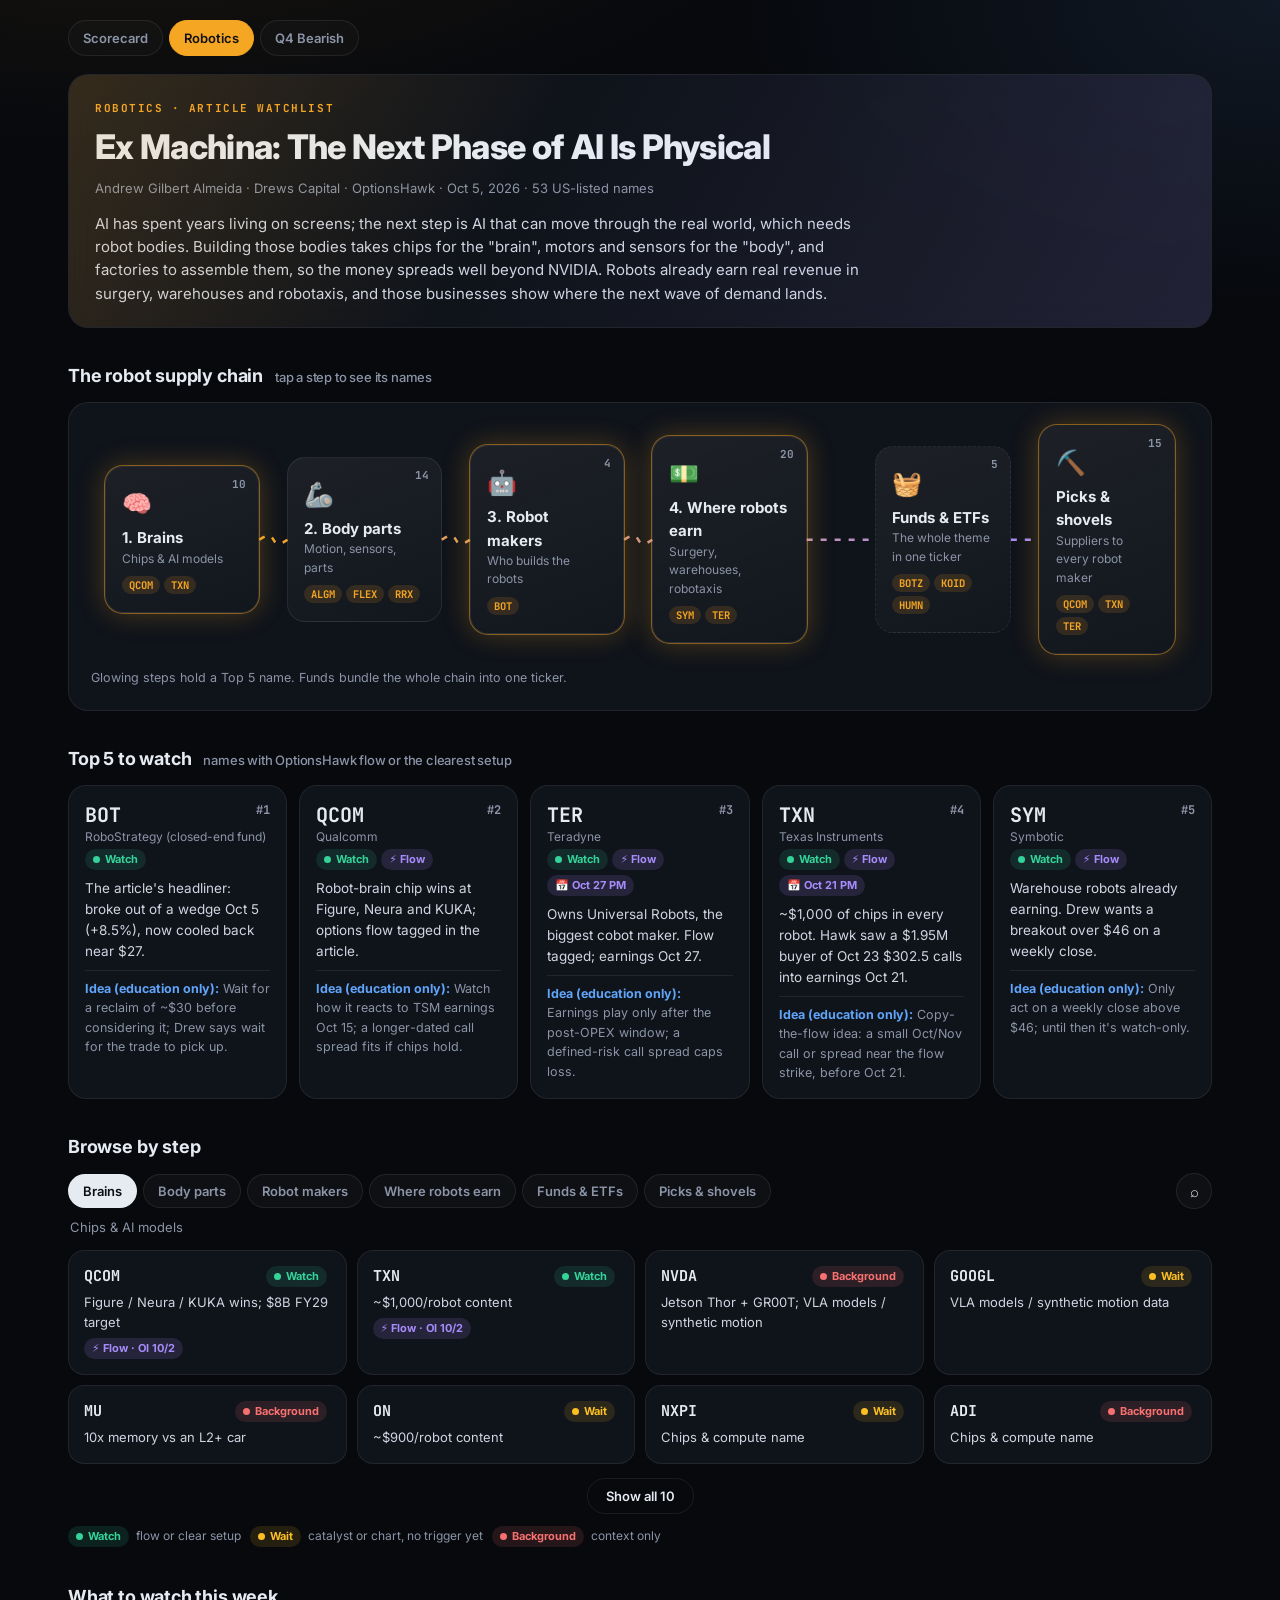
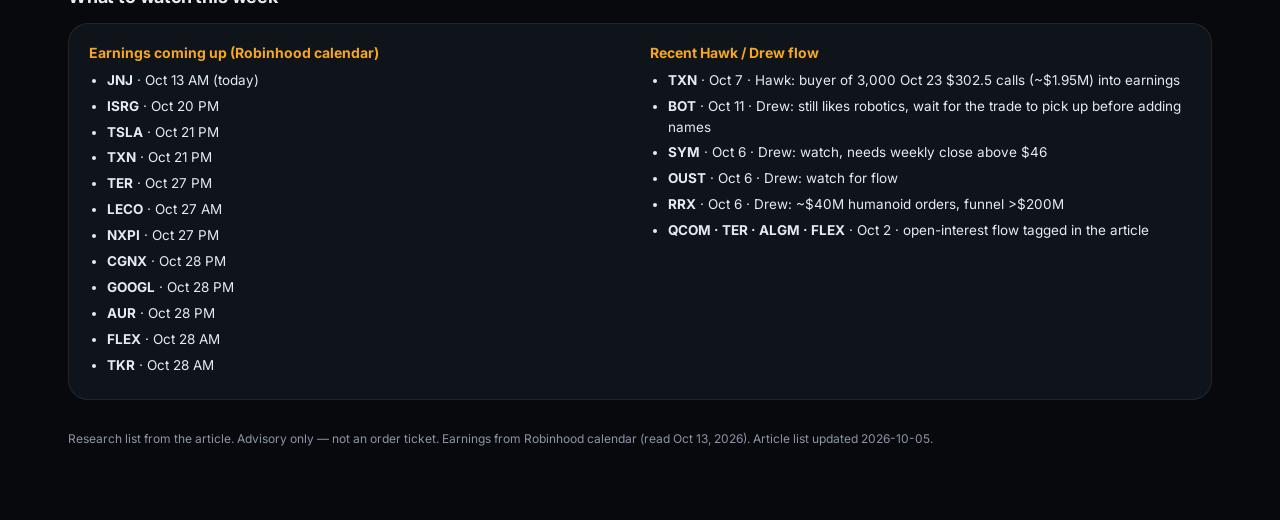
<file: robotics.html>
<!DOCTYPE html><html lang="en"><head><meta charset="utf-8"><meta name="viewport" content="width=device-width,initial-scale=1">
<title>Robotics · Hawk Desk</title>
<link href="https://fonts.googleapis.com/css2?family=Inter:wght@400;500;600;700;800&family=JetBrains+Mono:wght@500;700&display=swap" rel="stylesheet">
<style>
:root{--bg:#07090d;--card:rgba(22,27,36,.62);--line:rgba(255,255,255,.08);--tx:#e6ebf2;--mu:#8b95a7;--acc:#f5a623;--g:#34d399;--y:#fbbf24;--r:#f87171;--b:#60a5fa;--v:#a78bfa}
*{box-sizing:border-box}body{margin:0;background:radial-gradient(1200px 600px at 10% -10%,rgba(245,166,35,.10),transparent 60%),radial-gradient(900px 500px at 100% 0,rgba(96,165,250,.10),transparent 60%),var(--bg);color:var(--tx);font:15px/1.55 Inter,system-ui,sans-serif;min-height:100vh}
a{color:var(--acc)}.wrap{max-width:1180px;margin:0 auto;padding:20px 18px 60px}
nav.top{display:flex;gap:6px;margin-bottom:18px;flex-wrap:wrap;font-family:Inter,system-ui,sans-serif}nav.top a{padding:7px 14px;border-radius:999px;border:1px solid var(--line);color:var(--mu);text-decoration:none;font-weight:600;font-size:13px;background:rgba(255,255,255,.02)}nav.top a:hover{text-decoration:none;color:var(--tx)}nav.top a.on{color:#111;background:var(--acc);border-color:var(--acc)}
.glass{background:var(--card);border:1px solid var(--line);border-radius:20px;backdrop-filter:blur(14px);-webkit-backdrop-filter:blur(14px)}
.hero{padding:26px 26px 22px;position:relative;overflow:hidden}.hero:before{content:"";position:absolute;inset:-1px;background:linear-gradient(120deg,rgba(245,166,35,.16),transparent 40%,rgba(167,139,250,.12));pointer-events:none}
.kick{font:700 11px JetBrains Mono,monospace;letter-spacing:.14em;color:var(--acc)}h1{font-size:clamp(22px,3.4vw,34px);margin:6px 0 4px;letter-spacing:-.02em;font-weight:800}h1 a{color:var(--tx);text-decoration:none}h1 a:hover{color:var(--acc)}
.by{color:var(--mu);font-size:13px}.why{margin:14px 0 0;max-width:780px;color:#cfd6e2}
h2{font-size:18px;margin:34px 0 12px;letter-spacing:-.01em}h2 small{color:var(--mu);font-weight:500;font-size:13px;margin-left:8px}
/* map */
.map{padding:22px;position:relative}.mapgrid{display:grid;grid-template-columns:repeat(4,1fr) 40px .9fr .9fr;gap:0;align-items:center;position:relative}
.node{position:relative;z-index:2;margin:0 14px;padding:18px 16px;border-radius:18px;background:linear-gradient(160deg,rgba(255,255,255,.06),rgba(255,255,255,.015));border:1px solid var(--line);cursor:pointer;transition:transform .2s,border-color .2s,box-shadow .2s;text-align:left}
.node:hover,.node:focus{transform:translateY(-3px);border-color:rgba(245,166,35,.5);outline:none}
.node.glow{box-shadow:0 0 0 1px rgba(245,166,35,.45),0 0 28px rgba(245,166,35,.28)}
.node .ic{font-size:24px}.node .nm{font-weight:700;font-size:15px;margin-top:4px}.node .sub{color:var(--mu);font-size:12px}.node .ct{position:absolute;top:10px;right:12px;font:700 11px JetBrains Mono;color:var(--mu)}
.node .tops{margin-top:8px;display:flex;gap:4px;flex-wrap:wrap}.chip{font:700 10.5px JetBrains Mono;padding:2px 7px;border-radius:999px;background:rgba(245,166,35,.14);color:var(--acc)}
.node.fund{border-style:dashed}.node.pick{border-style:dotted}.tabx{color:var(--mu);font-size:13px;margin:-4px 0 12px 2px}@media(max-width:900px){.mapgrid{grid-template-columns:1fr 1fr}}
.conn{position:absolute;inset:0;z-index:1;pointer-events:none;width:100%;height:100%}
.conn path{fill:none;stroke:url(#gr);stroke-width:2.5;stroke-dasharray:6 8;animation:flow 1.6s linear infinite}@keyframes flow{to{stroke-dashoffset:-28}}
.maphint{color:var(--mu);font-size:12.5px;margin-top:14px}
/* top5 */
.top5{display:grid;grid-template-columns:repeat(5,1fr);gap:12px}.t5{padding:16px;border-radius:18px}.t5 .tk{font:700 20px JetBrains Mono}.t5 .rk{float:right;color:var(--mu);font:700 12px JetBrains Mono}
.t5 p{margin:6px 0;font-size:13.5px;color:#cfd6e2}.idea{font-size:12.5px;color:var(--mu);border-top:1px solid var(--line);padding-top:8px;margin-top:8px}.idea b{color:var(--b)}
.badge{display:inline-flex;align-items:center;gap:5px;font-size:11px;font-weight:700;padding:2px 8px;border-radius:999px;margin:2px 4px 2px 0}.badge:before{content:"";width:7px;height:7px;border-radius:50%;background:currentColor}
.bg{color:var(--g);background:rgba(52,211,153,.12)}.by2{color:var(--y);background:rgba(251,191,36,.12)}.br{color:var(--r);background:rgba(248,113,113,.12)}.fl{color:var(--v);background:rgba(167,139,250,.14)}.fl:before{display:none}
/* tabs */
.tabbar{display:flex;gap:6px;align-items:center;flex-wrap:wrap;margin-bottom:12px}.tb{border:1px solid var(--line);background:rgba(255,255,255,.03);color:var(--mu);padding:8px 14px;border-radius:999px;font:600 13px Inter;cursor:pointer}.tb.on{background:var(--tx);color:#0b0d12}
.srch{margin-left:auto;display:flex;align-items:center;gap:6px}.srch button{width:36px;height:36px;border-radius:50%;border:1px solid var(--line);background:rgba(255,255,255,.03);color:var(--tx);cursor:pointer;font-size:15px}
.srch input{width:0;opacity:0;transition:.25s;border:1px solid var(--line);background:#0e1219;color:var(--tx);border-radius:999px;padding:8px 0;font:14px Inter}.srch.open input{width:200px;opacity:1;padding:8px 14px}
.cards{display:grid;grid-template-columns:repeat(auto-fill,minmax(250px,1fr));gap:10px}
.c{padding:13px 15px;border-radius:16px;cursor:pointer;transition:background .2s}.c:hover{background:rgba(30,36,48,.8)}.c .h{display:flex;justify-content:space-between;align-items:center}.c .tk{font:700 15px JetBrains Mono}.c .role{font-size:13px;color:#cfd6e2;margin:3px 0}
.c .more{max-height:0;overflow:hidden;transition:max-height .3s ease;font-size:12.5px;color:var(--mu)}.c.open .more{max-height:220px}.c .more div{padding-top:8px;border-top:1px solid var(--line);margin-top:8px}
.showall{margin:14px auto 0;display:block;background:none;border:1px solid var(--line);color:var(--tx);padding:9px 18px;border-radius:999px;cursor:pointer;font:600 13px Inter}
.wk{padding:18px 20px}.wk ul{margin:6px 0 0;padding-left:18px}.wk li{margin:5px 0;font-size:13.5px}.wk .cols{display:grid;grid-template-columns:1fr 1fr;gap:20px}.wk h3{margin:0;font-size:14px;color:var(--acc)}
.legend{color:var(--mu);font-size:12px;margin-top:10px}.foot{color:var(--mu);font-size:12px;margin-top:30px}
/* side */
#side{position:fixed;top:0;right:0;height:100%;width:min(440px,100%);transform:translateX(105%);transition:transform .3s ease;z-index:20;background:rgba(12,15,21,.96);border-left:1px solid var(--line);backdrop-filter:blur(16px);padding:22px;overflow:auto}#side.open{transform:none}
#side .x{position:absolute;top:14px;right:16px;background:none;border:0;color:var(--tx);font-size:26px;cursor:pointer}#side h3{margin:4px 0 4px;font-size:22px}
.srow{padding:12px 0;border-bottom:1px solid var(--line)}.srow .tk{font:700 15px JetBrains Mono}
@media(max-width:900px){.top5{grid-template-columns:1fr 1fr}.mapgrid{grid-template-columns:1fr;gap:26px}.node{margin:0}.conn{display:none}.node:not(.fund):not(:nth-last-child(2)):after{content:"↓";position:absolute;left:50%;bottom:-24px;transform:translateX(-50%);color:var(--acc);font-weight:700}.sp{display:none}.wk .cols{grid-template-columns:1fr}}
@media(max-width:520px){.top5{grid-template-columns:1fr}.wrap{padding:14px 12px 50px}.hero{padding:20px}.srch.open input{width:140px}}
</style></head><body><div class="wrap">
<nav class="top"><a href="index.html">Scorecard</a><a class="on" href="robotics.html">Robotics</a><a href="q4.html">Q4 Bearish</a></nav>
<section class="glass hero"><div class="kick">ROBOTICS · ARTICLE WATCHLIST</div><h1><a id="atitle" target="_blank" rel="noopener" href="#">Ex Machina</a></h1><div class="by" id="aby"></div>
<p class="why">AI has spent years living on screens; the next step is AI that can move through the real world, which needs robot bodies. Building those bodies takes chips for the "brain", motors and sensors for the "body", and factories to assemble them, so the money spreads well beyond NVIDIA. Robots already earn real revenue in surgery, warehouses and robotaxis, and those businesses show where the next wave of demand lands.</p></section>
<h2>The robot supply chain <small>tap a step to see its names</small></h2>
<section class="glass map"><div class="mapgrid" id="mapgrid"></div><div class="maphint">Glowing steps hold a Top 5 name. Funds bundle the whole chain into one ticker.</div></section>
<h2>Top 5 to watch <small>names with OptionsHawk flow or the clearest setup</small></h2>
<div class="top5" id="top5"></div>
<h2>Browse by step</h2>
<div class="tabbar" id="tabbar"><div class="srch" id="srch"><input id="q" placeholder="Search ticker or name" aria-label="Search"><button id="sbtn" aria-label="Search">⌕</button></div></div>
<div class="tabx" id="tabx"></div><div class="cards" id="cards"></div><button class="showall" id="showall">Show all</button>
<div class="legend"><span class="badge bg">Watch</span> flow or clear setup &nbsp; <span class="badge by2">Wait</span> catalyst or chart, no trigger yet &nbsp; <span class="badge br">Background</span> context only</div>
<h2>What to watch this week</h2>
<section class="glass wk"><div class="cols"><div><h3>Earnings coming up (Robinhood calendar)</h3><ul id="earn"></ul></div><div><h3>Recent Hawk / Drew flow</h3><ul id="flow"></ul></div></div></section>
<p class="foot" id="foot"></p></div>
<aside id="side" aria-label="Details"><button class="x" onclick="closeSide()">×</button><div id="sideBody"></div></aside>
<script>
const CAT={brains:{nm:"Brains",ic:"🧠",sub:"Chips & AI models",t:"NVDA GOOGL QCOM MU TXN ON NXPI ADI AMBA MBLY"},
body:{nm:"Body parts",ic:"🦾",sub:"Motion, sensors, parts",t:"RRX TKR NOVT HSAI CGNX OUST VPG ALGM MP USAR JBL FLEX MGA PTC"},
makers:{nm:"Robot makers",ic:"🤖",sub:"Who builds the robots",t:"BOT CCXI TSLA XPEV"},
earn:{nm:"Where robots earn",ic:"💵",sub:"Surgery, warehouses, robotaxis",t:"ISRG SYM TER PONY AVAV CAT ROK LECO AMZN GXO PRCT SYK MDT JNJ WRD UBER AUR KDK ONDS KTOS"},
funds:{nm:"Funds & ETFs",ic:"🧺",sub:"The whole theme in one ticker",x:"Baskets that hold many robot stocks at once, so you bet on the whole theme without picking one name.",t:"BOTZ KOID HUMN BOTT TORK"},
picks:{nm:"Picks & shovels",ic:"⛏️",sub:"Suppliers to every robot maker",x:"Companies that sell parts, chips, tools or testing to every robot maker, so they win no matter which robot brand wins.",t:"NVDA QCOM TXN ADI ON NXPI ALGM TER CGNX NOVT RRX TKR ROK FLEX JBL",cross:true}};
const PICK={NVDA:"Sells the robot brain chips (Jetson Thor) and AI models to almost every humanoid team.",QCOM:"Robot-brain chips already designed in at several robot makers.",TXN:"Power and control chips, roughly $1,000 of them in each robot.",ADI:"Sensors and motor-control chips that let robot joints move precisely.",ON:"Power chips and image sensors used in robot motors and cameras.",NXPI:"Processors and control chips for factory and mobile robots.",ALGM:"Motor-control and position sensors inside every moving joint.",TER:"Owns Universal Robots and also sells the testers that check every chip.",CGNX:"Machine-vision cameras that let factory robots see what they pick.",NOVT:"Precision motion parts and lasers used by robot and surgery-robot makers.",RRX:"Motors and gearing for robot joints; big humanoid order book.",TKR:"Precision bearings and drives that sit in robot arms and joints.",ROK:"Factory automation software and controls that run robot lines.",FLEX:"Contract manufacturer that builds hardware for many robot brands.",JBL:"Contract manufacturer that assembles robots and parts for others."};
const ORDER=["brains","body","makers","earn","funds","picks"];
const TOP={BOT:{why:"The article's headliner: broke out of a wedge Oct 5 (+8.5%), now cooled back near $27.",idea:"Wait for a reclaim of ~$30 before considering it; Drew says wait for the trade to pick up."},
QCOM:{why:"Robot-brain chip wins at Figure, Neura and KUKA; options flow tagged in the article.",idea:"Watch how it reacts to TSM earnings Oct 15; a longer-dated call spread fits if chips hold."},
TER:{why:"Owns Universal Robots, the biggest cobot maker. Flow tagged; earnings Oct 27.",idea:"Earnings play only after the post-OPEX window; a defined-risk call spread caps loss."},
TXN:{why:"~$1,000 of chips in every robot. Hawk saw a $1.95M buyer of Oct 23 $302.5 calls into earnings Oct 21.",idea:"Copy-the-flow idea: a small Oct/Nov call or spread near the flow strike, before Oct 21."},
SYM:{why:"Warehouse robots already earning. Drew wants a breakout over $46 on a weekly close.",idea:"Only act on a weekly close above $46; until then it's watch-only."}};
const EARN={JNJ:"Oct 13 AM (today)",ISRG:"Oct 20 PM",TSLA:"Oct 21 PM",TXN:"Oct 21 PM",TER:"Oct 27 PM",LECO:"Oct 27 AM",NXPI:"Oct 27 PM",CGNX:"Oct 28 PM",GOOGL:"Oct 28 PM",AUR:"Oct 28 PM",FLEX:"Oct 28 AM",TKR:"Oct 28 AM",MBLY:"Oct 29 AM",AMZN:"Oct 29 PM",ALGM:"Oct 29 AM",SYK:"Oct 29 PM",CAT:"Oct 29 AM",MGA:"Oct 30 AM",ON:"Nov 2 AM",NOVT:"Nov 2 AM"};
const FLOW=[["TXN","Oct 7 · Hawk: buyer of 3,000 Oct 23 $302.5 calls (~$1.95M) into earnings"],["BOT","Oct 11 · Drew: still likes robotics, wait for the trade to pick up before adding names"],["SYM","Oct 6 · Drew: watch, needs weekly close above $46"],["OUST","Oct 6 · Drew: watch for flow"],["RRX","Oct 6 · Drew: ~$40M humanoid orders, funnel >$200M"],["QCOM · TER · ALGM · FLEX","Oct 2 · open-interest flow tagged in the article"]];
let N={},tab="brains",all=false,q="";
const esc=s=>String(s??"").replace(/[&<>"]/g,c=>({"&":"&amp;","<":"&lt;",">":"&gt;",'"':"&quot;"}[c]));
function catOf(t){return ORDER.find(k=>!CAT[k].cross&&CAT[k].t.split(" ").includes(t))||"body"}
function watch(n){if(TOP[n.ticker]||n.options_flow)return["bg","Watch"];if(EARN[n.ticker]||n.badges.length)return["by2","Wait"];return["br","Background"]}
function badges(n){const w=watch(n);return`<span class="badge ${w[0]}">${w[1]}</span>${n.options_flow?'<span class="badge fl">⚡ Flow</span>':""}${EARN[n.ticker]?`<span class="badge fl">📅 ${EARN[n.ticker]}</span>`:""}`}
function list(k){return CAT[k].t.split(" ").map(t=>N[t]).filter(Boolean).sort((a,b)=>(!!TOP[b.ticker])-(!!TOP[a.ticker])||b.options_flow-a.options_flow)}
function map(){const g=document.getElementById("mapgrid");g.innerHTML=ORDER.map((k,i)=>{const L=list(k),tops=L.filter(n=>TOP[n.ticker]);return(k=="funds"?'<div class="sp"></div>':"")+`<div class="node ${tops.length?"glow":""} ${k=="funds"?"fund":k=="picks"?"pick":""}" tabindex="0" data-k="${k}"><span class="ct">${L.length}</span><div class="ic">${CAT[k].ic}</div><div class="nm">${i<4?(i+1)+". ":""}${CAT[k].nm}</div><div class="sub">${CAT[k].sub}</div><div class="tops">${(tops.length?tops:L.slice(0,3)).map(n=>`<span class="chip">${n.ticker}</span>`).join("")}</div></div>`}).join("")+`<svg class="conn" id="conn"><defs><linearGradient id="gr" x1="0" x2="1"><stop offset="0" stop-color="#f5a623"/><stop offset="1" stop-color="#a78bfa"/></linearGradient></defs></svg>`;
g.querySelectorAll(".node").forEach(e=>{e.onclick=()=>openSide(e.dataset.k);e.onkeydown=ev=>{if(ev.key=="Enter")openSide(e.dataset.k)}});lines()}
function lines(){const s=document.getElementById("conn"),g=document.getElementById("mapgrid");if(!s||getComputedStyle(s).display=="none")return;const R=g.getBoundingClientRect(),ns=[...g.querySelectorAll(".node")].map(e=>e.getBoundingClientRect());let d="";for(let i=0;i<3;i++){const a=ns[i],b=ns[i+1],y=a.top+a.height/2-R.top;d+=`M${a.right-R.left} ${y} C ${a.right-R.left+20} ${y-14}, ${b.left-R.left-20} ${y+14}, ${b.left-R.left} ${y} `}const f=ns[4];const a=ns[3],y=a.top+a.height/2-R.top;d+=`M${a.right-R.left} ${y} L ${f.left-R.left} ${f.top+f.height/2-R.top}`;const P=ns[5];if(P)d+=`M${f.right-R.left} ${f.top+f.height/2-R.top} L ${P.left-R.left} ${P.top+P.height/2-R.top} `;s.querySelectorAll("path").forEach(p=>p.remove());const p=document.createElementNS("http://www.w3.org/2000/svg","path");p.setAttribute("d",d);s.appendChild(p)}
function openSide(k){const L=list(k).slice(0,8);document.getElementById("sideBody").innerHTML=`<div class="kick">${CAT[k].ic} STEP</div><h3>${CAT[k].nm}</h3><p style="color:var(--mu);margin:0 0 8px">${CAT[k].sub} · top ${L.length} of ${list(k).length}</p>`+L.map(n=>`<div class="srow"><span class="tk">${n.ticker}</span> <span style="color:var(--mu)">${esc(n.name)}</span><div style="margin:4px 0;font-size:13.5px">${esc(TOP[n.ticker]?TOP[n.ticker].why:(k=="picks"&&PICK[n.ticker])||n.note)}</div>${badges(n)}<div class="idea"><b>Idea (education only):</b> ${esc(idea(n))}</div></div>`).join("")+`<p class="foot">Education only. Not an order ticket.</p>`;document.getElementById("side").classList.add("open")}
function idea(n){if(TOP[n.ticker])return TOP[n.ticker].idea;if(n.options_flow)return"Flow showed up here; wait for fresh Hawk prints before acting.";if(EARN[n.ticker])return`Earnings ${EARN[n.ticker]}: let the report settle, then reassess.`;return"Context name. Watch for flow or a chart setup first."}
function closeSide(){document.getElementById("side").classList.remove("open")}document.addEventListener("keydown",e=>{if(e.key=="Escape")closeSide()});
function top5(){document.getElementById("top5").innerHTML=Object.keys(TOP).map((t,i)=>{const n=N[t];return`<div class="glass t5"><span class="rk">#${i+1}</span><div class="tk">${t}</div><div style="color:var(--mu);font-size:12px">${esc(n.name)}</div>${badges(n)}<p>${esc(TOP[t].why)}</p><div class="idea"><b>Idea (education only):</b> ${esc(TOP[t].idea)}</div></div>`}).join("")}
function tabs(){const bar=document.getElementById("tabbar"),s=document.getElementById("srch");bar.querySelectorAll(".tb").forEach(b=>b.remove());ORDER.forEach(k=>{const b=document.createElement("button");b.className="tb"+(k==tab&&!q?" on":"");b.textContent=CAT[k].nm;b.onclick=()=>{tab=k;all=false;q="";document.getElementById("q").value="";tabs();cards()};bar.insertBefore(b,s)})}
function cards(){let L=q?Object.values(N).filter(n=>(n.ticker+" "+n.name+" "+n.note).toLowerCase().includes(q)):list(tab);const tot=L.length;if(!all&&!q)L=L.slice(0,8);document.getElementById("cards").innerHTML=L.map(n=>`<div class="glass c" onclick="this.classList.toggle('open')"><div class="h"><span class="tk">${n.ticker}</span>${badges(n).split("</span>")[0]}</span></div><div class="role">${esc(tab=="picks"&&!q&&PICK[n.ticker]?PICK[n.ticker]:n.note)}</div>${n.options_flow?'<span class="badge fl">⚡ Flow · OI 10/2</span>':""}<div class="more"><div><b style="color:var(--tx)">${esc(n.name)}</b> · ${CAT[catOf(n.ticker)].nm}${EARN[n.ticker]?" · Earnings "+EARN[n.ticker]:""}<br>${esc(n.badges.map(b=>b.text).join(" · "))}<br><b style="color:var(--b)">Idea:</b> ${esc(idea(n))}</div></div></div>`).join("")||'<p style="color:var(--mu)">No matches.</p>';const sa=document.getElementById("showall");sa.style.display=(!q&&tot>8)?"block":"none";sa.textContent=all?"Show fewer":`Show all ${tot}`;document.getElementById("tabx").textContent=q?"":(CAT[tab].x||CAT[tab].sub)}
document.getElementById("showall").onclick=()=>{all=!all;cards()};
document.getElementById("sbtn").onclick=()=>{const s=document.getElementById("srch");s.classList.toggle("open");if(s.classList.contains("open"))document.getElementById("q").focus()};
document.getElementById("q").oninput=e=>{q=e.target.value.trim().toLowerCase();tabs();cards()};
window.addEventListener("resize",lines);
fetch("robotics.json?t="+Date.now()).then(r=>r.json()).then(d=>{d.sections.forEach(s=>s.groups.forEach(g=>g.names.forEach(n=>{if(!N[n.ticker])N[n.ticker]=n;else if(n.options_flow)N[n.ticker].options_flow=true})));
const a=d.article;document.getElementById("atitle").textContent=a.title;document.getElementById("atitle").href=a.url;document.getElementById("aby").textContent=`${a.author} · ${a.outlet} · ${a.date_label} · ${Object.keys(N).length} US-listed names`;
map();top5();tabs();cards();
document.getElementById("earn").innerHTML=Object.entries(EARN).slice(0,12).map(([t,v])=>`<li><b>${t}</b> · ${v}</li>`).join("");
document.getElementById("flow").innerHTML=FLOW.map(([t,v])=>`<li><b>${t}</b> · ${v}</li>`).join("");
document.getElementById("foot").textContent=`${d.advisory} Earnings from Robinhood calendar (read Oct 13, 2026). Article list updated ${d.updated}.`;
setTimeout(lines,300)});
</script></body></html>
</file>
<file: styles.css>
:root {
  --bg: #070b14;
  --bg-card: #0d1420;
  --bg-card-hover: #121a2a;
  --bg-panel: #0a1220;
  --bg-tile: #101826;
  --border: #1a2740;
  --border-hi: #2a3d5c;
  --text: #e8eef8;
  --muted: #8b9bb5;
  --dim: #5a6d8a;
  --accent: #f5a623;
  --accent-dim: #c4841a;
  --flow: #3dd68c;
  --flow-dim: #1a5c3a;
  --tech: #5b9cff;
  --tech-dim: #1a3a6b;
  --composite: #ffd166;
  --danger: #ff6b6b;
  --warn: #f0b429;
  --live: #3dd68c;
  --dry: #f5a623;
  --put-sale: #ff8c42;
  --spotlight: #a78bfa;
  --chip-calls: #3dd68c;
  --chip-puts: #c084fc;
  --chip-mixed: #5b9cff;
  --chip-high: #f5a623;
  --chip-med: #8b9bb5;
  --open: #5b9cff;
  --filled: #3dd68c;
  --guide-spot: #3dd68c;
  --guide-ema8: #f5a623;
  --guide-ema21: #5b9cff;
  --guide-200: #a78bfa;
  --font: "IBM Plex Sans", "Segoe UI", system-ui, sans-serif;
  --mono: "IBM Plex Mono", "SF Mono", ui-monospace, monospace;
}

* { box-sizing: border-box; margin: 0; padding: 0; }

html, body {
  background: var(--bg);
  color: var(--text);
  font-family: var(--font);
  min-height: 100%;
  line-height: 1.45;
}

body {
  background-image:
    radial-gradient(ellipse 80% 50% at 50% -20%, rgba(245, 166, 35, 0.06), transparent),
    radial-gradient(ellipse 40% 30% at 90% 10%, rgba(91, 156, 255, 0.05), transparent);
}

a { color: var(--accent); text-decoration: none; }
a:hover { text-decoration: underline; }

.wrap {
  max-width: 1180px;
  margin: 0 auto;
  padding: 20px 20px 48px;
}

/* ── Header ── */
.header {
  display: flex;
  flex-wrap: wrap;
  align-items: flex-start;
  justify-content: space-between;
  gap: 16px;
  padding-bottom: 18px;
  border-bottom: 1px solid var(--border);
  margin-bottom: 14px;
}
.brand { display: flex; flex-direction: column; gap: 6px; }
.brand-row { display: flex; align-items: center; gap: 12px; }
.logo {
  font-family: var(--mono);
  font-weight: 700;
  font-size: 13px;
  letter-spacing: 0.12em;
  text-transform: uppercase;
  color: var(--accent);
}
.title {
  font-size: 22px;
  font-weight: 650;
  letter-spacing: -0.02em;
}
.meta {
  display: flex;
  flex-wrap: wrap;
  gap: 10px 18px;
  font-size: 13px;
  color: var(--muted);
  font-family: var(--mono);
}
.meta strong { color: var(--text); font-weight: 560; }

.badge {
  display: inline-flex;
  align-items: center;
  gap: 6px;
  font-family: var(--mono);
  font-size: 11px;
  font-weight: 700;
  letter-spacing: 0.1em;
  padding: 4px 10px;
  border-radius: 999px;
  border: 1px solid;
  text-transform: uppercase;
}
.badge.live {
  color: var(--live);
  border-color: rgba(61, 214, 140, 0.45);
  background: rgba(61, 214, 140, 0.1);
}
.badge.live::before {
  content: "";
  width: 7px; height: 7px;
  border-radius: 50%;
  background: var(--live);
  box-shadow: 0 0 8px var(--live);
  animation: pulse 1.6s ease-in-out infinite;
}
.badge.dry {
  color: var(--dry);
  border-color: rgba(245, 166, 35, 0.45);
  background: rgba(245, 166, 35, 0.1);
}
@keyframes pulse {
  0%, 100% { opacity: 1; }
  50% { opacity: 0.35; }
}

.header-right {
  display: flex;
  flex-direction: column;
  align-items: flex-end;
  gap: 8px;
  text-align: right;
}
.blend-note {
  font-family: var(--mono);
  font-size: 12px;
  color: var(--dim);
  background: var(--bg-card);
  border: 1px solid var(--border);
  padding: 6px 10px;
  border-radius: 6px;
}
.blend-note em { color: var(--composite); font-style: normal; }
.poll-status {
  font-size: 11px;
  color: var(--dim);
  font-family: var(--mono);
}

.hint {
  font-family: var(--mono);
  font-size: 11px;
  color: var(--dim);
  letter-spacing: 0.04em;
  margin-bottom: 12px;
}

/* ── Board list (compact ranked) ── */
.board-list {
  display: flex;
  flex-direction: column;
  gap: 8px;
}

.board-row {
  display: grid;
  grid-template-columns: 48px 88px 1fr auto auto;
  align-items: center;
  gap: 12px 16px;
  background: var(--bg-card);
  border: 1px solid var(--border);
  border-radius: 10px;
  padding: 12px 16px;
  cursor: pointer;
  transition: border-color 0.15s, background 0.15s, transform 0.12s;
  text-align: left;
  color: inherit;
  font: inherit;
  width: 100%;
}
.board-row:hover,
.board-row:focus-visible {
  border-color: var(--border-hi);
  background: var(--bg-card-hover);
  outline: none;
}
.board-row:active { transform: scale(0.997); }

.board-rank {
  font-family: var(--mono);
  font-size: 13px;
  font-weight: 700;
  color: var(--dim);
}
.board-ticker {
  font-size: 20px;
  font-weight: 750;
  letter-spacing: -0.02em;
}
.board-mid {
  display: flex;
  flex-direction: column;
  gap: 6px;
  min-width: 0;
}
.board-chips {
  display: flex;
  flex-wrap: wrap;
  gap: 5px;
}
.board-why {
  font-size: 12px;
  color: var(--muted);
  white-space: nowrap;
  overflow: hidden;
  text-overflow: ellipsis;
  max-width: 520px;
}
.board-scores {
  display: flex;
  gap: 14px;
  font-family: var(--mono);
  font-size: 12px;
  color: var(--muted);
}
.board-scores strong { color: var(--text); font-weight: 650; }
.board-scores .comp { color: var(--composite); font-size: 18px; font-weight: 700; }
.board-spark { width: 120px; height: 40px; flex-shrink: 0; }

.chip {
  font-family: var(--mono);
  font-size: 9px;
  font-weight: 700;
  letter-spacing: 0.08em;
  text-transform: uppercase;
  padding: 2px 7px;
  border-radius: 4px;
  border: 1px solid;
}
.chip.CALLS, .chip.calls {
  color: var(--chip-calls);
  border-color: rgba(61, 214, 140, 0.45);
  background: rgba(61, 214, 140, 0.1);
}
.chip.PUTS, .chip.puts {
  color: var(--chip-puts);
  border-color: rgba(192, 132, 252, 0.5);
  background: rgba(192, 132, 252, 0.12);
}
.chip.MIXED, .chip.mixed {
  color: var(--chip-mixed);
  border-color: rgba(91, 156, 255, 0.45);
  background: rgba(91, 156, 255, 0.1);
}
.chip.HIGH, .chip.high {
  color: var(--chip-high);
  border-color: rgba(245, 166, 35, 0.45);
  background: rgba(245, 166, 35, 0.1);
}
.chip.MED, .chip.med, .chip.LOW, .chip.low, .chip.OPEN, .chip.open {
  color: var(--muted);
  border-color: var(--border-hi);
  background: transparent;
}
.chip.PUT-SALE, .chip.put-sale,
.chip[data-chip="PUT-SALE ONLY"] {
  color: var(--put-sale);
  border-color: rgba(255, 140, 66, 0.5);
  background: rgba(255, 140, 66, 0.12);
}

/* ── Spotlight watch ── */
.section-title {
  font-family: var(--mono);
  font-size: 11px;
  font-weight: 700;
  letter-spacing: 0.12em;
  text-transform: uppercase;
  color: var(--dim);
  margin: 28px 0 12px;
}
.watch-strip {
  display: grid;
  grid-template-columns: repeat(auto-fill, minmax(220px, 1fr));
  gap: 10px;
}
.watch-card {
  background: var(--bg-card);
  border: 1px solid var(--border);
  border-radius: 8px;
  padding: 12px 14px;
  display: flex;
  flex-direction: column;
  gap: 6px;
}
.watch-card .wt { font-size: 16px; font-weight: 700; }
.watch-card .wd { font-family: var(--mono); font-size: 11px; color: var(--dim); }
.watch-card .wtitle { font-size: 12px; color: var(--muted); }
.watch-card .wstruct { font-family: var(--mono); font-size: 11px; color: var(--spotlight); }
.ticket-pill {
  display: inline-block;
  width: fit-content;
  font-family: var(--mono);
  font-size: 10px;
  font-weight: 700;
  letter-spacing: 0.08em;
  text-transform: uppercase;
  padding: 2px 7px;
  border-radius: 3px;
}
.ticket-pill.open {
  color: var(--open);
  background: rgba(91, 156, 255, 0.15);
  border: 1px solid rgba(91, 156, 255, 0.35);
}
.ticket-pill.filled {
  color: var(--filled);
  background: rgba(61, 214, 140, 0.12);
  border: 1px solid rgba(61, 214, 140, 0.35);
}

/* ── Footer ── */
.footer {
  margin-top: 32px;
  padding-top: 16px;
  border-top: 1px solid var(--border);
  font-size: 12px;
  color: var(--dim);
  display: flex;
  flex-direction: column;
  gap: 8px;
}
.footer .advisory { color: var(--warn); font-weight: 560; }
.gaps { margin-top: 8px; font-family: var(--mono); font-size: 11px; color: var(--dim); }
.gaps summary { cursor: pointer; color: var(--muted); }
.gaps ul { margin: 6px 0 0 16px; }
.empty {
  text-align: center;
  padding: 48px 20px;
  color: var(--muted);
  font-family: var(--mono);
}

/* ── Detail overlay ── */
.detail-overlay {
  position: fixed;
  inset: 0;
  z-index: 100;
  background: rgba(4, 8, 16, 0.72);
  backdrop-filter: blur(6px);
  display: flex;
  align-items: stretch;
  justify-content: center;
  padding: 18px;
  overflow: auto;
}
.detail-overlay[hidden] { display: none !important; }

.detail-shell {
  width: min(1280px, 100%);
  max-height: calc(100vh - 36px);
  background: #0a1220;
  border: 1px solid var(--border-hi);
  border-radius: 14px;
  box-shadow: 0 24px 80px rgba(0, 0, 0, 0.55);
  display: flex;
  flex-direction: column;
  overflow-x: hidden;
  overflow-y: auto;
  overscroll-behavior: contain;
  -webkit-overflow-scrolling: touch;
}

.detail-topbar {
  display: flex;
  align-items: center;
  justify-content: space-between;
  gap: 12px;
  padding: 12px 18px;
  border-bottom: 1px solid var(--border);
  background: #0c1524;
  flex-shrink: 0;
}
.detail-kicker {
  font-family: var(--mono);
  font-size: 11px;
  font-weight: 700;
  letter-spacing: 0.14em;
  color: var(--accent);
}
.detail-sub {
  font-family: var(--mono);
  font-size: 11px;
  color: var(--dim);
  margin-left: 12px;
}
.detail-topbar-right {
  display: flex;
  align-items: center;
  gap: 12px;
}
.spot-pill {
  font-family: var(--mono);
  font-size: 12px;
  font-weight: 600;
  color: var(--flow);
  background: rgba(61, 214, 140, 0.08);
  border: 1px solid rgba(61, 214, 140, 0.3);
  padding: 4px 10px;
  border-radius: 999px;
}
.close-btn {
  width: 34px;
  height: 34px;
  border-radius: 8px;
  border: 1px solid var(--border);
  background: var(--bg-tile);
  color: var(--text);
  font-size: 22px;
  line-height: 1;
  cursor: pointer;
}
.close-btn:hover { border-color: var(--border-hi); background: #152033; }

.detail-body {
  display: grid;
  grid-template-columns: minmax(0, 1.55fr) minmax(300px, 0.9fr);
  gap: 0;
  flex: 1 0 auto;
  min-height: min(720px, calc(100vh - 110px));
  overflow: visible;
}

/* LEFT trade card */
.trade-card {
  padding: 18px 20px 20px;
  overflow: visible;
  border-right: 1px solid var(--border);
  display: flex;
  flex-direction: column;
  gap: 14px;
}

.tc-header {
  display: flex;
  justify-content: space-between;
  align-items: flex-start;
  gap: 12px;
}
.tc-brand {
  font-family: var(--mono);
  font-size: 10px;
  letter-spacing: 0.12em;
  text-transform: uppercase;
  color: var(--dim);
}
.tc-brand strong { color: var(--accent); font-weight: 700; }
.tc-chips { display: flex; flex-wrap: wrap; gap: 6px; justify-content: flex-end; }

.tc-main {
  display: flex;
  justify-content: space-between;
  align-items: flex-end;
  gap: 16px;
  flex-wrap: wrap;
}
.tc-ticker-line {
  display: flex;
  align-items: baseline;
  gap: 12px;
  flex-wrap: wrap;
}
.tc-ticker {
  font-size: 36px;
  font-weight: 750;
  letter-spacing: -0.03em;
  color: var(--flow);
  line-height: 1;
}
.tc-spot {
  font-family: var(--mono);
  font-size: 22px;
  font-weight: 650;
  color: var(--flow);
}
.tc-structure {
  font-family: var(--mono);
  font-size: 12px;
  color: var(--muted);
  margin-top: 6px;
}
.tc-premium {
  text-align: right;
}
.tc-premium .val {
  font-family: var(--mono);
  font-size: 28px;
  font-weight: 700;
  color: var(--flow);
  line-height: 1;
}
.tc-premium .sub {
  font-family: var(--mono);
  font-size: 11px;
  color: var(--dim);
  margin-top: 4px;
}
.tc-premium .comp {
  font-family: var(--mono);
  font-size: 13px;
  color: var(--composite);
  margin-top: 6px;
}

.hawk-block {
  background: rgba(245, 166, 35, 0.04);
  border: 1px solid rgba(245, 166, 35, 0.22);
  border-radius: 8px;
  padding: 12px 14px;
}
.hawk-block h3 {
  font-family: var(--mono);
  font-size: 11px;
  font-weight: 700;
  letter-spacing: 0.12em;
  color: var(--accent);
  margin-bottom: 8px;
}
.hawk-block p {
  font-size: 13px;
  color: var(--muted);
  line-height: 1.5;
}

.metric-grid {
  display: grid;
  grid-template-columns: repeat(4, 1fr);
  gap: 8px;
}
.metric-tile {
  background: var(--bg-tile);
  border: 1px solid var(--border);
  border-radius: 8px;
  padding: 10px 12px;
  min-height: 64px;
}
.metric-tile .lab {
  font-family: var(--mono);
  font-size: 9px;
  font-weight: 700;
  letter-spacing: 0.1em;
  text-transform: uppercase;
  color: var(--dim);
  margin-bottom: 6px;
}
.metric-tile .val {
  font-family: var(--mono);
  font-size: 15px;
  font-weight: 650;
  color: var(--text);
  line-height: 1.25;
  word-break: break-word;
}
.metric-tile .val.flow { color: var(--flow); }
.metric-tile .val.tech { color: var(--tech); }
.metric-tile .val.comp { color: var(--composite); }
.metric-tile .val.open { color: var(--dim); font-size: 13px; }
.metric-tile .hint {
  font-family: var(--mono);
  font-size: 10px;
  color: var(--dim);
  margin-top: 4px;
}

.chart-wrap {
  background: #080e18;
  border: 1px solid var(--border);
  border-radius: 10px;
  padding: 12px 12px 8px;
}
.chart-head {
  display: flex;
  justify-content: space-between;
  align-items: center;
  gap: 10px;
  margin-bottom: 8px;
  flex-wrap: wrap;
}
.chart-head h3 {
  font-family: var(--mono);
  font-size: 10px;
  font-weight: 700;
  letter-spacing: 0.12em;
  text-transform: uppercase;
  color: var(--dim);
}
.chart-legend {
  display: flex;
  flex-wrap: wrap;
  gap: 10px;
  font-family: var(--mono);
  font-size: 10px;
  color: var(--muted);
}
.chart-legend span::before {
  content: "";
  display: inline-block;
  width: 14px;
  height: 2px;
  margin-right: 5px;
  vertical-align: middle;
  border-radius: 1px;
}
.chart-legend .lg-spot::before { background: var(--guide-spot); }
.chart-legend .lg-ema8::before { background: var(--guide-ema8); border-top: 1.5px dashed var(--guide-ema8); height: 0; }
.chart-legend .lg-ema21::before { background: var(--guide-ema21); border-top: 1.5px dashed var(--guide-ema21); height: 0; }
.chart-legend .lg-200::before { background: var(--guide-200); border-top: 1.5px dashed var(--guide-200); height: 0; }

.chart-svg {
  width: 100%;
  height: 220px;
  display: block;
}
.chart-empty {
  height: 180px;
  display: flex;
  align-items: center;
  justify-content: center;
  font-family: var(--mono);
  color: var(--dim);
  font-size: 12px;
}
.chart-foot {
  display: flex;
  justify-content: space-between;
  gap: 8px;
  margin-top: 6px;
  font-family: var(--mono);
  font-size: 10px;
  color: var(--dim);
}

.tc-footer {
  display: grid;
  grid-template-columns: repeat(3, 1fr);
  gap: 8px;
}
.tc-foot-box {
  background: var(--bg-tile);
  border: 1px solid var(--border);
  border-radius: 8px;
  padding: 10px 12px;
}
.tc-foot-box .lab {
  font-family: var(--mono);
  font-size: 9px;
  font-weight: 700;
  letter-spacing: 0.1em;
  color: var(--dim);
  margin-bottom: 4px;
}
.tc-foot-box .val {
  font-size: 13px;
  font-weight: 600;
  color: var(--text);
}

/* RIGHT Flow Intelligence */
.flow-intel {
  background: var(--bg-panel);
  overflow: visible;
  padding: 12px;
  display: flex;
  flex-direction: column;
  gap: 8px;
}
.fi-title {
  font-family: var(--mono);
  font-size: 10px;
  font-weight: 700;
  letter-spacing: 0.14em;
  text-transform: uppercase;
  color: var(--tech);
  padding: 4px 6px 8px;
}

.accordion {
  border: 1px solid var(--border);
  border-radius: 8px;
  background: #0c1524;
  overflow: visible;
  flex-shrink: 0;
}
.accordion + .accordion { margin-top: 0; }
.accordion summary {
  list-style: none;
  cursor: pointer;
  display: flex;
  align-items: center;
  justify-content: space-between;
  gap: 8px;
  padding: 11px 12px;
  font-family: var(--mono);
  font-size: 11px;
  font-weight: 700;
  letter-spacing: 0.08em;
  text-transform: uppercase;
  color: #b8d4ff;
  background: linear-gradient(180deg, #122038, #0e1a2e);
  border-bottom: 1px solid transparent;
  user-select: none;
}
.accordion summary::-webkit-details-marker { display: none; }
.accordion[open] summary {
  border-bottom-color: var(--border);
}
.accordion summary .status-pill {
  font-size: 9px;
  letter-spacing: 0.06em;
  padding: 2px 6px;
  border-radius: 3px;
  border: 1px solid;
  font-weight: 700;
}
.status-pill.real {
  color: var(--flow);
  border-color: rgba(61, 214, 140, 0.4);
  background: rgba(61, 214, 140, 0.1);
}
.status-pill.open, .status-pill.not_on_desk {
  color: var(--warn);
  border-color: rgba(240, 180, 41, 0.4);
  background: rgba(240, 180, 41, 0.08);
}
.status-pill.from_dossier {
  color: var(--tech);
  border-color: rgba(91, 156, 255, 0.4);
  background: rgba(91, 156, 255, 0.1);
}
.status-pill.from_volland {
  color: var(--flow);
  border-color: rgba(61, 214, 140, 0.4);
  background: rgba(61, 214, 140, 0.1);
}
.accordion .body {
  padding: 12px;
  font-size: 12.5px;
  color: var(--muted);
  line-height: 1.5;
}
.accordion .body p + p { margin-top: 8px; }
.accordion .body ul {
  margin: 6px 0 0 14px;
  display: flex;
  flex-direction: column;
  gap: 4px;
}
.accordion .body li {
  font-family: var(--mono);
  font-size: 11px;
  color: var(--dim);
}
.accordion .body .note {
  margin-top: 8px;
  font-family: var(--mono);
  font-size: 10px;
  color: var(--dim);
}
.spotlight-strip {
  display: flex;
  flex-direction: column;
  gap: 6px;
}
.spotlight-strip .sp-title { font-weight: 600; color: var(--text); }
.spotlight-strip .sp-meta {
  font-family: var(--mono);
  font-size: 11px;
  color: var(--muted);
  display: flex;
  flex-wrap: wrap;
  gap: 8px;
}

/* Mini spark in board list */
.spark {
  width: 120px;
  height: 40px;
  background: #080e18;
  border: 1px solid var(--border);
  border-radius: 5px;
  overflow: hidden;
}
.spark.empty-spark {
  display: flex;
  align-items: center;
  justify-content: center;
  font-family: var(--mono);
  font-size: 11px;
  color: var(--dim);
}
.spark svg { display: block; }
.spark .wick { stroke-width: 1; }
.spark .wick.up { stroke: var(--flow); }
.spark .wick.dn { stroke: var(--danger); }
.spark .body.up { fill: var(--flow); }
.spark .body.dn { fill: var(--danger); }
.spark .ema8 {
  stroke: var(--accent);
  stroke-width: 1.15;
  fill: none;
  opacity: 0.9;
}


/* OI / Volland — Monthly OpEx | All expiry cards */
.oi-meta {
  font-family: var(--mono);
  font-size: 10px;
  color: var(--dim);
  margin-bottom: 8px;
}
.oi-cards {
  display: flex;
  flex-direction: column;
  gap: 10px;
}
.oi-card {
  border: 1px solid var(--border);
  border-radius: 8px;
  background: linear-gradient(180deg, #0e1a2e 0%, #0a1220 100%);
  overflow: visible;
}
.oi-card-title {
  display: flex;
  align-items: center;
  justify-content: space-between;
  gap: 8px;
  padding: 8px 10px;
  font-family: var(--mono);
  font-size: 10px;
  font-weight: 700;
  letter-spacing: 0.1em;
  text-transform: uppercase;
  color: #b8d4ff;
  background: #101c32;
  border-bottom: 1px solid var(--border);
}
.oi-card-body { padding: 10px; }
.oi-expiry {
  font-family: var(--mono);
  font-size: 10px;
  color: var(--dim);
  margin-bottom: 8px;
}
.oi-open-banner {
  display: flex;
  align-items: flex-start;
  gap: 8px;
  padding: 8px 10px;
  border-radius: 6px;
  background: rgba(240, 180, 41, 0.07);
  border: 1px solid rgba(240, 180, 41, 0.22);
}
.oi-open-tag {
  flex: 0 0 auto;
  font-family: var(--mono);
  font-size: 10px;
  font-weight: 700;
  letter-spacing: 0.08em;
  color: var(--warn);
}
.oi-open-reason {
  font-size: 12px;
  color: var(--muted);
  line-height: 1.4;
}
.oi-chips {
  display: flex;
  flex-direction: column;
  gap: 6px;
  margin-bottom: 8px;
}
.oi-chip {
  display: grid;
  grid-template-columns: 72px 1fr;
  gap: 8px;
  align-items: start;
  padding: 6px 8px;
  border-radius: 5px;
  background: #0c1524;
  border: 1px solid #1a2740;
}
.oi-chip-open {
  border-style: dashed;
  opacity: 0.85;
}
.oi-chip-k {
  font-family: var(--mono);
  font-size: 9px;
  font-weight: 700;
  letter-spacing: 0.06em;
  text-transform: uppercase;
  color: var(--tech);
  padding-top: 1px;
}
.oi-chip-v {
  font-size: 12px;
  color: var(--text);
  line-height: 1.35;
}
.oi-chip-open .oi-chip-v { color: var(--warn); font-family: var(--mono); font-size: 11px; }
.oi-dealer {
  font-size: 12px;
  color: var(--muted);
  line-height: 1.4;
  margin-bottom: 10px;
  padding: 6px 8px;
  border-radius: 5px;
  background: rgba(91, 156, 255, 0.06);
  border: 1px solid rgba(91, 156, 255, 0.15);
}
.oi-greek-grid {
  display: grid;
  grid-template-columns: 1fr 1fr;
  gap: 8px;
  align-items: start;
  grid-auto-rows: min-content;
}
.oi-greek {
  background: #080e18;
  border: 1px solid #152238;
  border-radius: 6px;
  padding: 6px 7px 7px;
  min-width: 0;
  overflow: visible;
  height: auto;
}
.oi-levels-foot {
  margin-top: 10px;
  padding: 8px 10px;
  border-radius: 6px;
  background: rgba(91, 156, 255, 0.07);
  border: 1px solid rgba(91, 156, 255, 0.2);
  font-family: var(--mono);
  font-size: 11px;
  color: var(--muted);
  line-height: 1.45;
}
.oi-decode {
  color: var(--text);
  font-weight: 600;
  font-size: 12px;
}
.oi-decode-key {
  margin-top: 4px;
  font-size: 10px;
  color: var(--dim);
}
.oi-greek-title {
  font-family: var(--mono);
  font-size: 9px;
  font-weight: 700;
  letter-spacing: 0.08em;
  text-transform: uppercase;
  margin-bottom: 6px;
}
.oi-greek-title.pos { color: var(--flow); }
.oi-greek-title.neg { color: var(--danger); }
.oi-bars { display: flex; flex-direction: column; gap: 4px; }
.oi-bar-row {
  display: grid;
  grid-template-columns: 36px 1fr 44px;
  gap: 4px;
  align-items: center;
  font-family: var(--mono);
  font-size: 10px;
}
.oi-strike { color: var(--text); font-weight: 600; text-align: right; }
.oi-bar-track {
  height: 7px;
  border-radius: 3px;
  background: #121a2a;
  overflow: hidden;
}
.oi-bar-fill {
  display: block;
  height: 100%;
  border-radius: 3px;
  min-width: 2px;
}
.oi-bar-row.pos .oi-bar-fill {
  background: linear-gradient(90deg, #1a5c3a, var(--flow));
}
.oi-bar-row.neg .oi-bar-fill {
  background: linear-gradient(90deg, #5c1a1a, var(--danger));
}
.oi-bar-val { color: var(--dim); text-align: right; font-size: 9px; }
.oi-empty-levels {
  font-family: var(--mono);
  font-size: 11px;
  color: var(--dim);
  padding: 4px 0;
}
@media (max-width: 960px) {
  .oi-greek-grid { grid-template-columns: 1fr; }
}

@media (max-width: 960px) {
  .detail-body { grid-template-columns: 1fr; overflow: auto; }
  .trade-card { border-right: none; border-bottom: 1px solid var(--border); }
  .metric-grid { grid-template-columns: repeat(2, 1fr); }
  .board-row {
    grid-template-columns: 40px 72px 1fr;
  }
  .board-scores, .board-spark { display: none; }
}
@media (max-width: 720px) {
  .tc-footer { grid-template-columns: 1fr; }
  .header-right { align-items: flex-start; text-align: left; }
}


/* Make detail-shell scroll obvious */
.detail-shell {
  scrollbar-gutter: stable;
  scrollbar-width: thin;
  scrollbar-color: #2a3d5c transparent;
}
.detail-shell::-webkit-scrollbar { width: 10px; }
.detail-shell::-webkit-scrollbar-thumb {
  background: #2a3d5c;
  border-radius: 8px;
  border: 2px solid #0a1220;
}
.detail-shell::-webkit-scrollbar-track { background: transparent; }

/* ── Tabs (Scorecard · Robotics) ── */
.tabs {
  display: flex;
  gap: 4px;
  border-bottom: 1px solid var(--border);
  margin: -4px 0 16px;
}
.tab {
  appearance: none;
  background: transparent;
  border: 0;
  border-bottom: 2px solid transparent;
  color: var(--muted);
  font-family: var(--mono);
  font-size: 12px;
  font-weight: 700;
  letter-spacing: 0.12em;
  text-transform: uppercase;
  padding: 9px 14px 8px;
  cursor: pointer;
  margin-bottom: -1px;
  display: inline-flex;
  align-items: center;
  gap: 8px;
}
.tab:hover { color: var(--text); }
.tab.active { color: var(--accent); border-bottom-color: var(--accent); }
.tab:focus-visible { outline: 1px solid var(--border-hi); outline-offset: 2px; }
.tab-count {
  font-size: 10px;
  color: var(--dim);
  border: 1px solid var(--border);
  border-radius: 999px;
  padding: 0 6px;
  letter-spacing: 0.04em;
}
.tab-count:empty { display: none; }
.tab-pane[hidden] { display: none !important; }

/* ── Robotics tab ── */
.robo-header {
  background: var(--bg-card);
  border: 1px solid var(--border);
  border-radius: 10px;
  padding: 16px 18px;
  display: flex;
  flex-direction: column;
  gap: 8px;
}
.robo-kicker {
  font-family: var(--mono);
  font-size: 11px;
  font-weight: 700;
  letter-spacing: 0.14em;
  color: var(--accent);
}
.robo-title { font-size: 20px; font-weight: 650; letter-spacing: -0.02em; }
.robo-title a { color: var(--text); }
.robo-access {
  text-transform: uppercase;
  font-size: 10px;
  letter-spacing: 0.1em;
  color: var(--flow);
  border: 1px solid rgba(61, 214, 140, 0.4);
  border-radius: 3px;
  padding: 0 6px;
}
.robo-link { font-family: var(--mono); font-size: 11px; word-break: break-all; }
.robo-flowline {
  display: flex;
  flex-wrap: wrap;
  align-items: center;
  gap: 6px 8px;
  font-family: var(--mono);
  font-size: 12px;
  color: var(--text);
}
.robo-dim { color: var(--dim); font-family: var(--mono); font-size: 11px; }
.robo-highlight {
  display: flex;
  flex-wrap: wrap;
  align-items: center;
  gap: 8px;
  font-size: 12px;
  color: var(--text);
  background: rgba(245, 166, 35, 0.08);
  border: 1px solid rgba(245, 166, 35, 0.35);
  border-radius: 6px;
  padding: 7px 10px;
}
.robo-tools {
  display: flex;
  flex-wrap: wrap;
  align-items: center;
  gap: 10px 16px;
  margin: 14px 0 8px;
}
.robo-tools input[type="search"] {
  background: var(--bg-panel);
  border: 1px solid var(--border);
  border-radius: 6px;
  color: var(--text);
  font-family: var(--mono);
  font-size: 12px;
  padding: 7px 10px;
  min-width: 260px;
}
.robo-tools input[type="search"]:focus { outline: none; border-color: var(--border-hi); }
.robo-toggle {
  font-family: var(--mono);
  font-size: 11px;
  color: var(--muted);
  display: inline-flex;
  align-items: center;
  gap: 6px;
  cursor: pointer;
}
.robo-jumps { display: flex; flex-wrap: wrap; gap: 6px; }
.robo-jump {
  font-family: var(--mono);
  font-size: 10px;
  letter-spacing: 0.06em;
  text-transform: uppercase;
  color: var(--muted);
  border: 1px solid var(--border);
  border-radius: 999px;
  padding: 3px 9px;
}
.robo-jump:hover { color: var(--accent); border-color: var(--accent-dim); text-decoration: none; }
.robo-section { scroll-margin-top: 12px; }
.robo-section .section-title { margin: 24px 0 10px; }
.robo-sub { color: var(--dim); font-weight: 500; letter-spacing: 0.06em; text-transform: none; }
.robo-section.is-summary .section-title { color: var(--accent); }
.robo-group + .robo-group { margin-top: 12px; }
.robo-group-label {
  font-family: var(--mono);
  font-size: 10px;
  letter-spacing: 0.1em;
  text-transform: uppercase;
  color: var(--muted);
  margin-bottom: 6px;
}
.robo-group-label span { color: var(--dim); }
.robo-grid {
  display: grid;
  grid-template-columns: repeat(auto-fill, minmax(210px, 1fr));
  gap: 8px;
}
.robo-row {
  background: var(--bg-card);
  border: 1px solid var(--border);
  border-radius: 8px;
  padding: 9px 11px;
  display: flex;
  flex-direction: column;
  gap: 3px;
  min-width: 0;
}
.robo-row:hover { background: var(--bg-card-hover); border-color: var(--border-hi); }
.robo-row.is-flow { border-left: 3px solid var(--flow); }
.robo-row.is-hot { border-left: 3px solid var(--accent); }
.robo-row.is-private { border-style: dashed; }
.robo-row-top { display: flex; align-items: center; justify-content: space-between; gap: 8px; }
.robo-ticker {
  font-family: var(--mono);
  font-size: 14px;
  font-weight: 700;
  color: var(--text);
  white-space: nowrap;
  overflow: hidden;
  text-overflow: ellipsis;
}
.robo-ticker.private { color: var(--dim); font-size: 11px; letter-spacing: 0.12em; }
.robo-listing {
  font-family: var(--mono);
  font-size: 9px;
  font-weight: 700;
  letter-spacing: 0.08em;
  padding: 1px 6px;
  border-radius: 3px;
  border: 1px solid;
  flex-shrink: 0;
}
.robo-listing.us { color: var(--tech); border-color: rgba(91, 156, 255, 0.4); background: rgba(91, 156, 255, 0.1); }
.robo-listing.intl { color: var(--spotlight); border-color: rgba(167, 139, 250, 0.4); background: rgba(167, 139, 250, 0.1); }
.robo-listing.private { color: var(--dim); border-color: var(--border-hi); }
.robo-name { font-size: 12px; font-weight: 600; color: var(--muted); white-space: nowrap; overflow: hidden; text-overflow: ellipsis; }
.robo-note { font-size: 11.5px; color: var(--text); opacity: 0.86; line-height: 1.35; }
.robo-badges { display: flex; flex-wrap: wrap; gap: 4px; margin-top: 3px; }
.robo-badge {
  font-family: var(--mono);
  font-size: 9px;
  font-weight: 700;
  letter-spacing: 0.06em;
  text-transform: uppercase;
  padding: 1px 6px;
  border-radius: 3px;
  border: 1px solid;
}
.robo-badge.flow { color: var(--flow); border-color: rgba(61, 214, 140, 0.45); background: rgba(61, 214, 140, 0.1); }
.robo-badge.hot { color: var(--accent); border-color: rgba(245, 166, 35, 0.5); background: rgba(245, 166, 35, 0.12); text-transform: none; letter-spacing: 0.02em; }
.robo-badge.chart { color: var(--tech); border-color: rgba(91, 156, 255, 0.4); background: rgba(91, 156, 255, 0.08); }
.robo-badge.private { color: var(--muted); border-color: var(--border-hi); }
.robo-foot { margin-top: 22px; font-family: var(--mono); font-size: 11px; color: var(--dim); }
@media (max-width: 720px) {
  .robo-tools input[type="search"] { min-width: 0; width: 100%; }
  .robo-grid { grid-template-columns: repeat(auto-fill, minmax(160px, 1fr)); }
}
</file>
